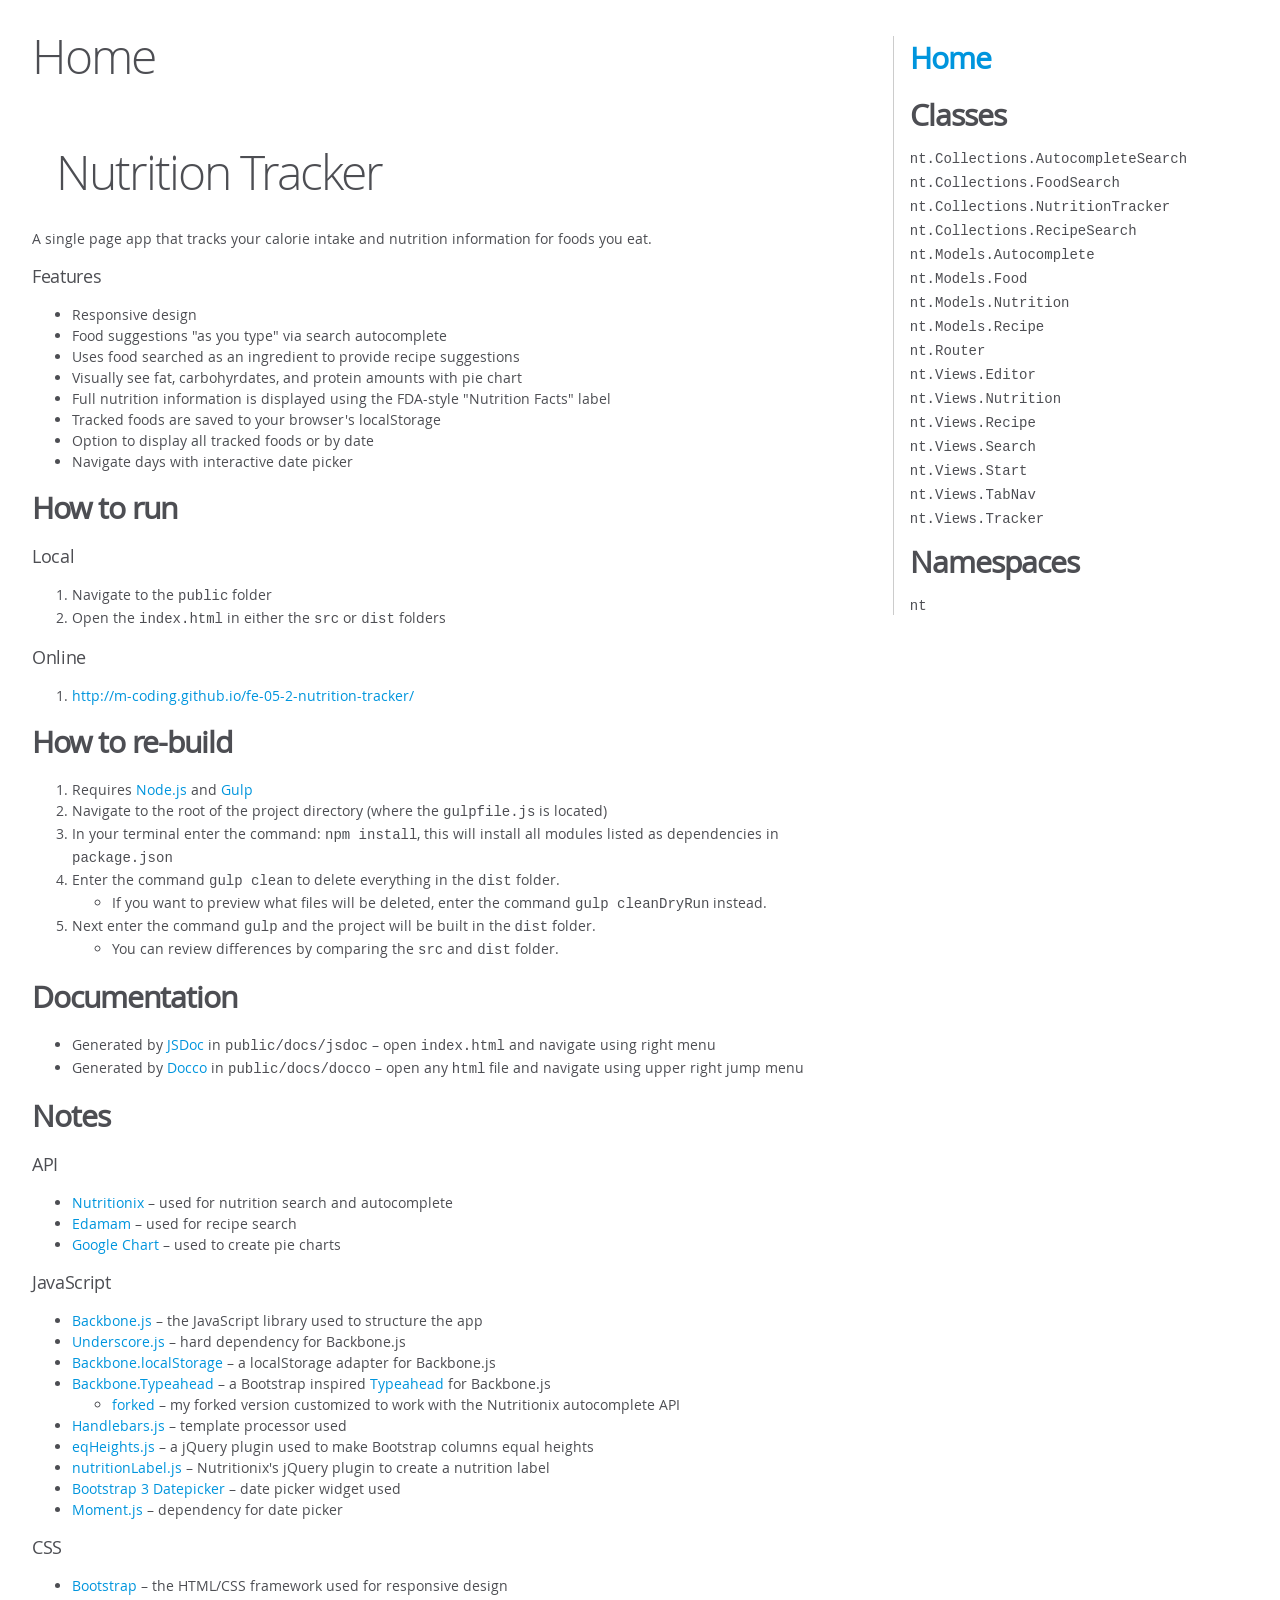
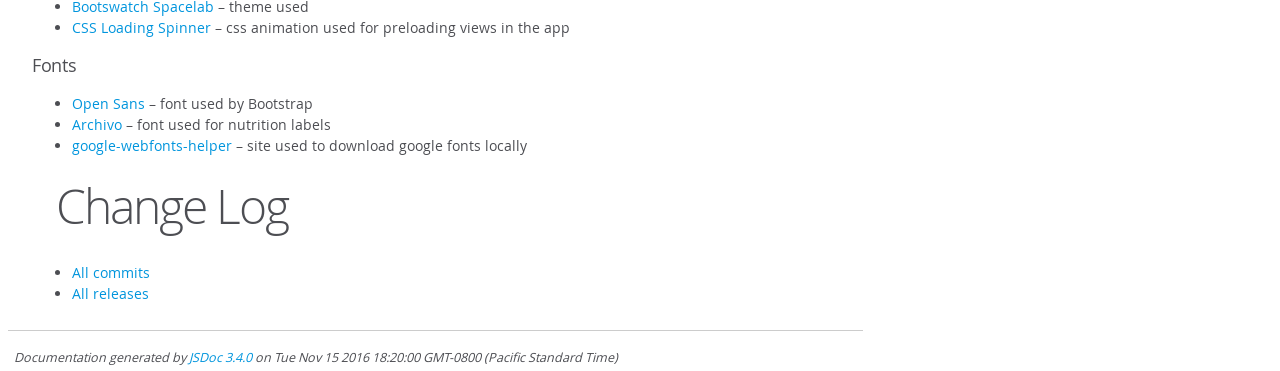
<file: fe-05-2-nutrition-tracker/public/docs/jsdoc/index.html>
<!DOCTYPE html>
<html lang="en">
<head>
    <meta charset="utf-8">
    <title>JSDoc: Home</title>

    <script src="scripts/prettify/prettify.js"> </script>
    <script src="scripts/prettify/lang-css.js"> </script>
    <!--[if lt IE 9]>
      <script src="//html5shiv.googlecode.com/svn/trunk/html5.js"></script>
    <![endif]-->
    <link type="text/css" rel="stylesheet" href="styles/prettify-tomorrow.css">
    <link type="text/css" rel="stylesheet" href="styles/jsdoc-default.css">
</head>

<body>

<div id="main">

    <h1 class="page-title">Home</h1>

    



    


    <h3> </h3>










    




    <section>
        <article><h1>Nutrition Tracker</h1><p>A single page app that tracks your calorie intake and nutrition information for foods you eat.</p>
<h4>Features</h4><ul>
<li>Responsive design</li>
<li>Food suggestions &quot;as you type&quot; via search autocomplete</li>
<li>Uses food searched as an ingredient to provide recipe suggestions</li>
<li>Visually see fat, carbohyrdates, and protein amounts with pie chart</li>
<li>Full nutrition information is displayed using the FDA-style &quot;Nutrition Facts&quot; label</li>
<li>Tracked foods are saved to your browser's localStorage</li>
<li>Option to display all tracked foods or by date</li>
<li>Navigate days with interactive date picker</li>
</ul>
<h2>How to run</h2><h4>Local</h4><ol>
<li>Navigate to the <code>public</code> folder</li>
<li>Open the <code>index.html</code> in either the <code>src</code> or <code>dist</code> folders</li>
</ol>
<h4>Online</h4><ol>
<li><a href="http://m-coding.github.io/fe-05-2-nutrition-tracker/">http://m-coding.github.io/fe-05-2-nutrition-tracker/</a></li>
</ol>
<h2>How to re-build</h2><ol>
<li>Requires <a href="https://nodejs.org/en/download/">Node.js</a> and <a href="https://github.com/gulpjs/gulp/blob/master/docs/getting-started.md">Gulp</a></li>
<li>Navigate to the root of the project directory (where the <code>gulpfile.js</code> is located)</li>
<li>In your terminal enter the command: <code>npm install</code>, this will install all modules listed as dependencies in <code>package.json</code></li>
<li>Enter the command <code>gulp clean</code> to delete everything in the <code>dist</code> folder.<ul>
<li>If you want to preview what files will be deleted, enter the command <code>gulp cleanDryRun</code> instead.</li>
</ul>
</li>
<li>Next enter the command <code>gulp</code> and the project will be built in the <code>dist</code> folder.<ul>
<li>You can review differences by comparing the <code>src</code> and <code>dist</code> folder.</li>
</ul>
</li>
</ol>
<h2>Documentation</h2><ul>
<li>Generated by <a href="https://github.com/jsdoc3/jsdoc">JSDoc</a> in <code>public/docs/jsdoc</code> – open <code>index.html</code> and navigate using right menu</li>
<li>Generated by <a href="http://jashkenas.github.io/docco/">Docco</a> in <code>public/docs/docco</code> – open any <code>html</code> file and navigate using upper right jump menu</li>
</ul>
<h2>Notes</h2><h4>API</h4><ul>
<li><a href="https://www.nutritionix.com/business/api">Nutritionix</a> – used for nutrition search and autocomplete</li>
<li><a href="https://developer.edamam.com/recipe-api">Edamam</a> – used for recipe search</li>
<li><a href="https://developers.google.com/chart/">Google Chart</a> – used to create pie charts</li>
</ul>
<h4>JavaScript</h4><ul>
<li><a href="http://backbonejs.org">Backbone.js</a> – the JavaScript library used to structure the app</li>
<li><a href="http://underscorejs.org">Underscore.js</a> – hard dependency for Backbone.js</li>
<li><a href="http://documentup.com/jeromegn/backbone.localStorage">Backbone.localStorage</a> – a localStorage adapter for Backbone.js</li>
<li><a href="https://github.com/aodin/Backbone.Typeahead">Backbone.Typeahead</a> – a Bootstrap inspired <a href="https://github.com/twitter/typeahead.js/">Typeahead</a> for Backbone.js<ul>
<li><a href="https://github.com/m-coding/Backbone.Typeahead/blob/master/backbone.typeahead.js">forked</a> – my forked version customized to work with the Nutritionix autocomplete API</li>
</ul>
</li>
<li><a href="http://handlebarsjs.com">Handlebars.js</a> – template processor used</li>
<li><a href="http://stackoverflow.com/questions/13029090/jquery-equal-height-responsive-div-rows?answertab=votes#tab-top">eqHeights.js</a> – a jQuery plugin used to make Bootstrap columns equal heights</li>
<li><a href="https://github.com/nutritionix/nutrition-label">nutritionLabel.js</a> – Nutritionix's jQuery plugin to create a nutrition label</li>
<li><a href="https://github.com/Eonasdan/bootstrap-datetimepicker">Bootstrap 3 Datepicker</a> – date picker widget used</li>
<li><a href="http://momentjs.com">Moment.js</a> – dependency for date picker</li>
</ul>
<h4>CSS</h4><ul>
<li><a href="http://getbootstrap.com/">Bootstrap</a> – the HTML/CSS framework used for responsive design</li>
<li><a href="https://bootswatch.com/spacelab/">Bootswatch Spacelab</a> – theme used</li>
<li><a href="http://www.designcouch.com/home/why/2013/05/23/dead-simple-pure-css-loading-spinner">CSS Loading Spinner</a> – css animation used for preloading views in the app</li>
</ul>
<h4>Fonts</h4><ul>
<li><a href="https://www.google.com/fonts/specimen/Open+Sans">Open Sans</a> – font used by Bootstrap</li>
<li><a href="https://www.google.com/fonts/specimen/Archivo+Black">Archivo</a> – font used for nutrition labels</li>
<li><a href="https://google-webfonts-helper.herokuapp.com/fonts">google-webfonts-helper</a> – site used to download google fonts locally</li>
</ul>
<h1>Change Log</h1><ul>
<li><a href="https://github.com/m-coding/fe-05-2-nutrition-tracker/commits/master">All commits</a></li>
<li><a href="https://github.com/m-coding/fe-05-2-nutrition-tracker/releases">All releases</a></li>
</ul></article>
    </section>






</div>

<nav>
    <h2><a href="index.html">Home</a></h2><h3>Classes</h3><ul><li><a href="nt.Collections.AutocompleteSearch.html">nt.Collections.AutocompleteSearch</a></li><li><a href="nt.Collections.FoodSearch.html">nt.Collections.FoodSearch</a></li><li><a href="nt.Collections.NutritionTracker.html">nt.Collections.NutritionTracker</a></li><li><a href="nt.Collections.RecipeSearch.html">nt.Collections.RecipeSearch</a></li><li><a href="nt.Models.Autocomplete.html">nt.Models.Autocomplete</a></li><li><a href="nt.Models.Food.html">nt.Models.Food</a></li><li><a href="nt.Models.Nutrition.html">nt.Models.Nutrition</a></li><li><a href="nt.Models.Recipe.html">nt.Models.Recipe</a></li><li><a href="nt.Router.html">nt.Router</a></li><li><a href="nt.Views.Editor.html">nt.Views.Editor</a></li><li><a href="nt.Views.Nutrition.html">nt.Views.Nutrition</a></li><li><a href="nt.Views.Recipe.html">nt.Views.Recipe</a></li><li><a href="nt.Views.Search.html">nt.Views.Search</a></li><li><a href="nt.Views.Start.html">nt.Views.Start</a></li><li><a href="nt.Views.TabNav.html">nt.Views.TabNav</a></li><li><a href="nt.Views.Tracker.html">nt.Views.Tracker</a></li></ul><h3>Namespaces</h3><ul><li><a href="nt.html">nt</a></li></ul>
</nav>

<br class="clear">

<footer>
    Documentation generated by <a href="https://github.com/jsdoc3/jsdoc">JSDoc 3.4.0</a> on Tue Nov 15 2016 18:20:00 GMT-0800 (Pacific Standard Time)
</footer>

<script> prettyPrint(); </script>
<script src="scripts/linenumber.js"> </script>
</body>
</html>
</file>
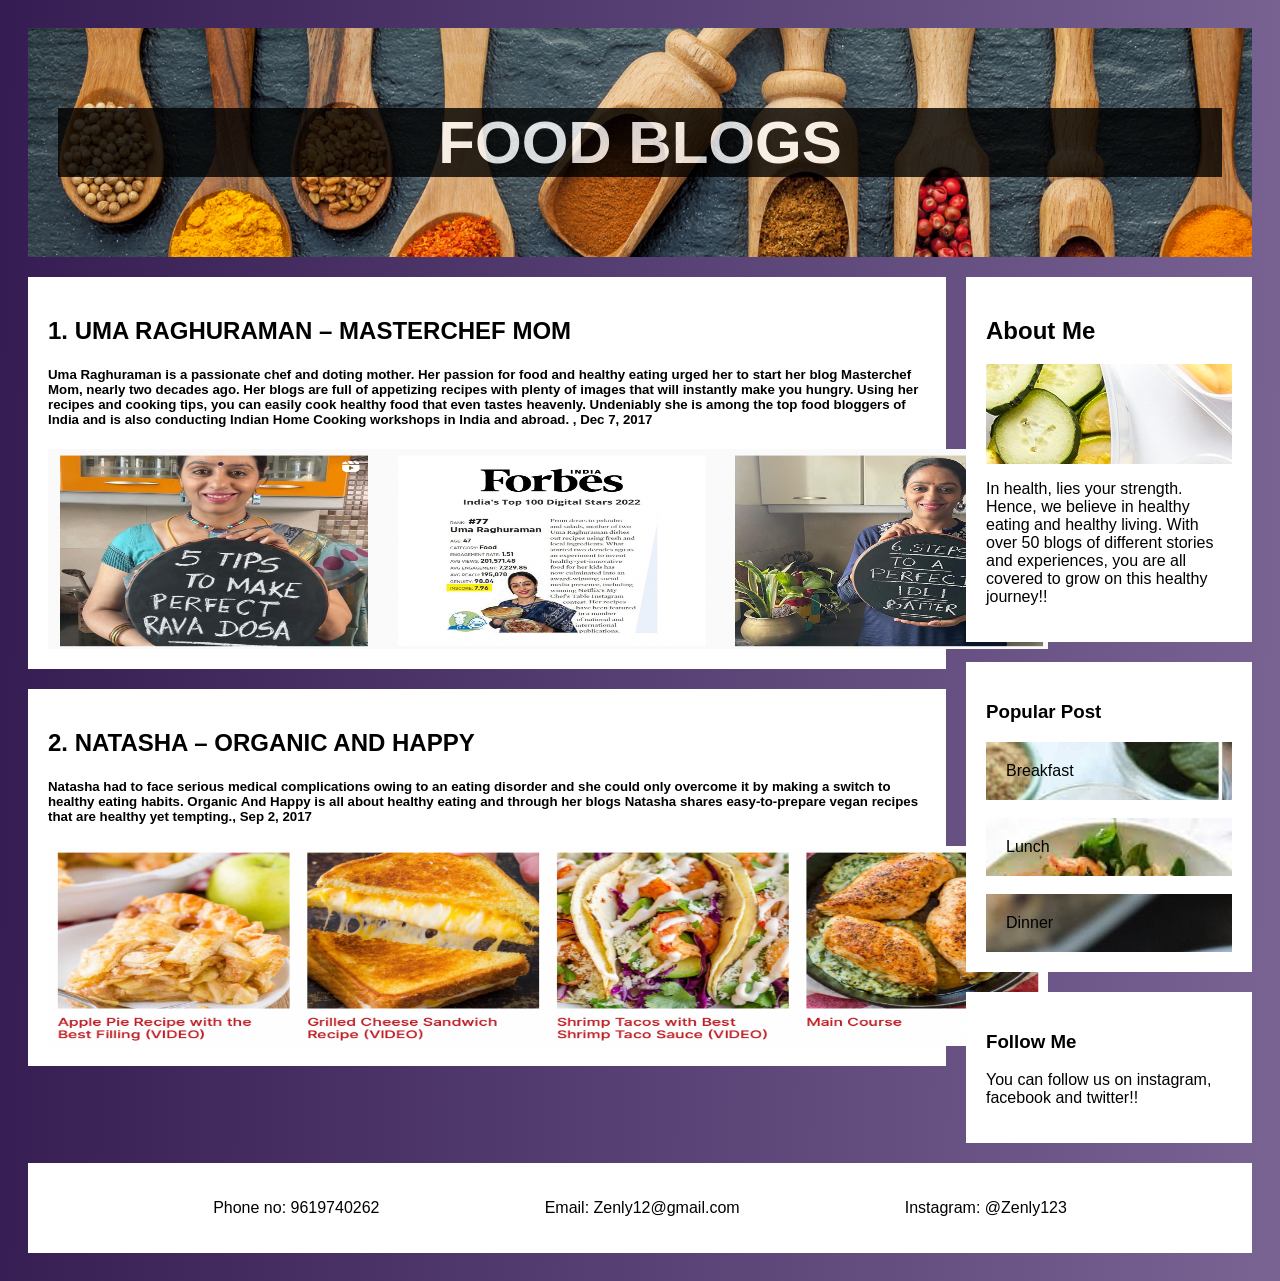
<file: Zenly/blog.html>
<!-- <!DOCTYPE html>
<html>
    <title>BEST HEALTHY FOOD BLOGGERS</title>
    <body>
        <link rel="stylesheet" href="blog.css">
       
        <div class="heading">
            <h1>11 Top Food Bloggers In India That You Should Follow Instantly</h1>
        </div>
        <div class="image">
            <img src="https://i1.wp.com/digest.myhq.in/wp-content/uploads/2018/11/Top-food-bloggers-in-India.jpg?fit=1280%2C853&ssl=1" alt="No Internet Connected">
        </div>
        <div class="intro">
            <p>Blogging has become a prospering online marketing and brand tool for businesses in all sectors. The results from a recent survey revealed that more than 75% of internet users follow blogs, which implies that blogs are read by 346 million people across the globe. Going by the figures, it’s not surprising that there has been a rapid increase in the number of food bloggers worldwide. In India, the F&B industry is booming and food blogging has become a lucrative profession for food connoisseurs. These top food bloggers in India bring in more business by reaching out to the target audience and enhancing customer engagement.</p>

        </div>
        <div class="gridcontainer1">
        <div class="part1">
            <h1 class="titles">1. UMA RAGHURAMAN – MASTERCHEF MOM</h1>
            <p>Uma Raghuraman is a passionate chef and doting mother. Her passion for food and healthy eating urged her to start her blog Masterchef Mom, nearly two decades ago. Her blogs are full of appetizing recipes with plenty of images that will instantly make you hungry. Using her recipes and cooking tips, you can easily cook healthy food that even tastes heavenly. Undeniably she is among the top food bloggers of India and is also conducting Indian Home Cooking workshops in India and abroad.</p>

        </div>
        <div class="part 2">
            <h1 class="titles">2. NATASHA – ORGANIC AND HAPPY</h1>
            <p>Natasha had to face serious medical complications owing to an eating disorder and she could only overcome it by making a switch to healthy eating habits. Organic And Happy is all about healthy eating and through her blogs Natasha shares easy-to-prepare vegan recipes that are healthy yet tempting.</p>

        </div>
        <div class="part 3">
            <h1 class="titles">3. DEEBA RAJPAL – PASSIONATE ABOUT BAKING</h1>
            <p>Food blogger junctions “Passionate About Baking” like are making us fall in love with food all over again and if you have a sweet tooth, there could nobody be better than Deeba Rajpal. An avid food writer and recipe developer, Deeba is a passionate baker who loves to curate new delicacies while emphasizing the use of only seasonal ingredients. Cooking for Deeba Rajpal is therapeutic and allows her to bring out her creative best. The recipes and photographs on her blog, Passionate About Baking is so innovative and tempting, you couldn’t possibly get your mind off it.</p>

        </div>
        </div>
        <div class="gridcontainer2">
        <div class="part 4">
            <h1 class="titles">4. RICHA HINGLE – VEGAN RICHA</h1>
            <p>Richa Hingle is an inspiring food blogger who encourages her followers to adopt healthy eating habits through her blogs. At Vegan Richa, she shares gourmet recipes that are 100% vegan and made using organic ingredients. Richa loves experimenting with her food and her blogs will enthuse you to make vegetarian and healthy food, with a twist. Her Vegan Thai Pizza is worth a try.</p>
            
        </div>
        <div class="part 5">
            <h1 class="titles">5. NANDITA IYER – SAFFRON TRAIL</h1>
            <p>Saffron Trail is one of the most followed food blogging site conceptualized by Nandita Iyer, a food expert and nutritionist. In her blogs, Nandita simplifies the at of cooking while at the same time mastering her art in molecular gastronomy. Her recipes are an ideal mix of good taste and health. Through her blogs, Nandita educates her followers on the benefits of healthy eating and good nutrition. Saffron Trail is a blog to-be-followed ardently by health freaks.</p>

        </div>
        <div class="part 6">
            <h1 class="titles">6. SAILU’S KITCHEN</h1>
            <p>If you are looking for good food content, simply start following Shailu’s Kitchen. It was started by Sailaja Gudivada and her blogs specialize in Andhra cuisines, reflecting her place of origin. The presentation of her scrumptious recipes is a visual treat for the eyes. Sailu is a passionate food blogger and photographer who recently turned into an organic gardener. She loves to grow her own produce and encourages her followers to do the same. During the time of varied Indian festivals, her rare and mouth-watering recipes are simply amazing.</p>

        </div>
        </div>
        <div class="gridcontainer3">
        <div class="part 7">
            <h1 class="titles">7. PAPI PAET</h1>
            <p>If you are a real foodie, this one is for you. Nidhi Kandari is a passionate food connoisseur who started Papi Paet to take food lovers on a gourmet journey trying out cuisines from across the world. At Papi Paet, it’s all about food and only food. Nidhi shares plenty of Insta photos, live-cooking videos and honest reviews for her followers. Through her blogs, she also shares her experiences to help newbie food bloggers to make a mark for themselves. Her blog, Papi Paet exuberates her love for food and she’s definitely among the top food bloggers of India you should follow.</p>

        </div>
        <div class="part 8">
            <h1 class="titles">8. KARTHIK GANDHI – GASTRO HOGGER</h1>
            <p>If you are a die-hard Biryani lover, this one is definitely for you. Hailing from Hyderabad, Karthik’s love for biryani comes as no surprise. His blog, Gastro Hogger is all about biryani, right from sharing authentic recipes for reviewing places that serve the most awesome biryani in town. Karthik Gandhi’s love for biryani will surely give some of you serious biryani goals.</p>

        </div>
        <div class="part 9">
            <h1 class="titles">9. ANUSHRUTHI – DIVINE TASTE</h1>
            <p>Divine Taste is a blog for pure vegetarians. Anushruthi is an expert food writer, nutrition advisor and recipe creator. Through her blog, she educates the need for saatvik cooking that follows the ancient ayurvedic cooking principles. At “Divine Taste” you will find mouth-watering recipes curated without using onion, garlic, eggs, meat or wine, yet they will delight your senses.</p>

        </div>
        </div>
        <div class="gridcontainer4">
        <div class="part 10">
            <h1 class="titles">10. MARIA – FLAVOURS OF MUMBAI</h1>
            <p>A foodie herself, Maria hails from Mumbai and swears by the city’s flavourful and appetizing street food. Her blog aptly titled as Flavour of Mumbai shares street food recipes, regional recipes, spicy Goan cuisine as well as eggless baking recipes. Maria’s blog also has a separate ‘Budget’ and ‘Low-fat’ section where you can get recipes that can be prepared quickly with minimum expenditure and to shed off those extra kilos, respectively.</p>

        </div>
        <div class="part 11">
            <h1 class="titles">11. ANUBHAV SAPRA – DELHI FOOD WALKS</h1>
            <p>Anubhav Sapra is a food connoisseur who started his blog Delhi Food Walks in 2011. Through his blogs, Anubhav takes his followers on a culinary tour of Delhi’s rich food culture. In his blogs, he shares myriad of local recipes that are enough to satiate every palate. Delhi Food Walks is all about the incredible food culture of the capital city of India and is a paradise for food enthusiasts.</p>
            <div class="instalast">
            <blockquote class="instagram-media sbi-embed" data-instgrm-captioned="" data-instgrm-permalink="https://www.instagram.com/p/Bo-uOsjBMgM/?utm_source=ig_embed&amp;utm_campaign=loading" data-instgrm-version="13" style=" background:#FFF; border:0; border-radius:3px; box-shadow:0 0 1px 0 rgba(0,0,0,0.5),0 1px 10px 0 rgba(0,0,0,0.15); margin: 1px; max-width:320px; min-width:326px; padding:0; width:99.375%; width:-webkit-calc(100% - 2px); width:calc(100% - 2px);">
                <div style="padding:16px;"> <a href="https://www.instagram.com/p/Bo-uOsjBMgM/?utm_source=ig_embed&amp;utm_campaign=loading" style=" background:#FFFFFF; line-height:0; padding:0 0; text-align:center; text-decoration:none; width:100%;" target="_blank"> <p></p>
                <div style=" display: flex; flex-direction: row; align-items: center;">
                <div style="background-color: #F4F4F4; border-radius: 50%; flex-grow: 0; height: 40px; margin-right: 14px; width: 40px;"></div>
                <div style="display: flex; flex-direction: column; flex-grow: 1; justify-content: center;">
                <div style=" background-color: #F4F4F4; border-radius: 4px; flex-grow: 0; height: 14px; margin-bottom: 6px; width: 100px;"></div>
                <div style=" background-color: #F4F4F4; border-radius: 4px; flex-grow: 0; height: 14px; width: 60px;"></div>
                </div>
                </div>
                <div style="padding: 19% 0;"></div>
                <div style="display:block; height:50px; margin:0 auto 12px; width:50px;"><svg width="50px" height="50px" viewBox="0 0 60 60" version="1.1" xmlns="https://www.w3.org/2000/svg" xmlns:xlink="https://www.w3.org/1999/xlink"><g stroke="none" stroke-width="1" fill="none" fill-rule="evenodd"><g transform="translate(-511.000000, -20.000000)" fill="#000000"><g><path d="M556.869,30.41 C554.814,30.41 553.148,32.076 553.148,34.131 C553.148,36.186 554.814,37.852 556.869,37.852 C558.924,37.852 560.59,36.186 560.59,34.131 C560.59,32.076 558.924,30.41 556.869,30.41 M541,60.657 C535.114,60.657 530.342,55.887 530.342,50 C530.342,44.114 535.114,39.342 541,39.342 C546.887,39.342 551.658,44.114 551.658,50 C551.658,55.887 546.887,60.657 541,60.657 M541,33.886 C532.1,33.886 524.886,41.1 524.886,50 C524.886,58.899 532.1,66.113 541,66.113 C549.9,66.113 557.115,58.899 557.115,50 C557.115,41.1 549.9,33.886 541,33.886 M565.378,62.101 C565.244,65.022 564.756,66.606 564.346,67.663 C563.803,69.06 563.154,70.057 562.106,71.106 C561.058,72.155 560.06,72.803 558.662,73.347 C557.607,73.757 556.021,74.244 553.102,74.378 C549.944,74.521 548.997,74.552 541,74.552 C533.003,74.552 532.056,74.521 528.898,74.378 C525.979,74.244 524.393,73.757 523.338,73.347 C521.94,72.803 520.942,72.155 519.894,71.106 C518.846,70.057 518.197,69.06 517.654,67.663 C517.244,66.606 516.755,65.022 516.623,62.101 C516.479,58.943 516.448,57.996 516.448,50 C516.448,42.003 516.479,41.056 516.623,37.899 C516.755,34.978 517.244,33.391 517.654,32.338 C518.197,30.938 518.846,29.942 519.894,28.894 C520.942,27.846 521.94,27.196 523.338,26.654 C524.393,26.244 525.979,25.756 528.898,25.623 C532.057,25.479 533.004,25.448 541,25.448 C548.997,25.448 549.943,25.479 553.102,25.623 C556.021,25.756 557.607,26.244 558.662,26.654 C560.06,27.196 561.058,27.846 562.106,28.894 C563.154,29.942 563.803,30.938 564.346,32.338 C564.756,33.391 565.244,34.978 565.378,37.899 C565.522,41.056 565.552,42.003 565.552,50 C565.552,57.996 565.522,58.943 565.378,62.101 M570.82,37.631 C570.674,34.438 570.167,32.258 569.425,30.349 C568.659,28.377 567.633,26.702 565.965,25.035 C564.297,23.368 562.623,22.342 560.652,21.575 C558.743,20.834 556.562,20.326 553.369,20.18 C550.169,20.033 549.148,20 541,20 C532.853,20 531.831,20.033 528.631,20.18 C525.438,20.326 523.257,20.834 521.349,21.575 C519.376,22.342 517.703,23.368 516.035,25.035 C514.368,26.702 513.342,28.377 512.574,30.349 C511.834,32.258 511.326,34.438 511.181,37.631 C511.035,40.831 511,41.851 511,50 C511,58.147 511.035,59.17 511.181,62.369 C511.326,65.562 511.834,67.743 512.574,69.651 C513.342,71.625 514.368,73.296 516.035,74.965 C517.703,76.634 519.376,77.658 521.349,78.425 C523.257,79.167 525.438,79.673 528.631,79.82 C531.831,79.965 532.853,80.001 541,80.001 C549.148,80.001 550.169,79.965 553.369,79.82 C556.562,79.673 558.743,79.167 560.652,78.425 C562.623,77.658 564.297,76.634 565.965,74.965 C567.633,73.296 568.659,71.625 569.425,69.651 C570.167,67.743 570.674,65.562 570.82,62.369 C570.966,59.17 571,58.147 571,50 C571,41.851 570.966,40.831 570.82,37.631"></path></g></g></g></svg></div>
                <div style="padding-top: 8px;">
                <div style=" color:#3897f0; font-family:Arial,sans-serif; font-size:14px; font-style:normal; font-weight:550; line-height:18px;"> View this post on Instagram</div>
                </div>
                <div style="padding: 12.5% 0;"></div>
                <div style="display: flex; flex-direction: row; margin-bottom: 14px; align-items: center;">
                <div>
                <div style="background-color: #F4F4F4; border-radius: 50%; height: 12.5px; width: 12.5px; transform: translateX(0px) translateY(7px);"></div>
                <div style="background-color: #F4F4F4; height: 12.5px; transform: rotate(-45deg) translateX(3px) translateY(1px); width: 12.5px; flex-grow: 0; margin-right: 14px; margin-left: 2px;"></div>
                <div style="background-color: #F4F4F4; border-radius: 50%; height: 12.5px; width: 12.5px; transform: translateX(9px) translateY(-18px);"></div>
                </div>
                <div style="margin-left: 8px;">
                <div style=" background-color: #F4F4F4; border-radius: 50%; flex-grow: 0; height: 20px; width: 20px;"></div>
                <div style=" width: 0; height: 0; border-top: 2px solid transparent; border-left: 6px solid #f4f4f4; border-bottom: 2px solid transparent; transform: translateX(16px) translateY(-4px) rotate(30deg)"></div>
                </div>
                <div style="margin-left: auto;">
                <div style=" width: 0px; border-top: 8px solid #F4F4F4; border-right: 8px solid transparent; transform: translateY(16px);"></div>
                <div style=" background-color: #F4F4F4; flex-grow: 0; height: 12px; width: 16px; transform: translateY(-4px);"></div>
                <div style=" width: 0; height: 0; border-top: 8px solid #F4F4F4; border-left: 8px solid transparent; transform: translateY(-4px) translateX(8px);"></div>
                </div>
                </div>
                <div style="display: flex; flex-direction: column; flex-grow: 1; justify-content: center; margin-bottom: 24px;">
                <div style=" background-color: #F4F4F4; border-radius: 4px; flex-grow: 0; height: 14px; margin-bottom: 6px; width: 224px;"></div>
                <div style=" background-color: #F4F4F4; border-radius: 4px; flex-grow: 0; height: 14px; width: 144px;"></div>
                </div>
                </a><p><a href="https://www.instagram.com/p/Bo-uOsjBMgM/?utm_source=ig_embed&amp;utm_campaign=loading" style=" background:#FFFFFF; line-height:0; padding:0 0; text-align:center; text-decoration:none; width:100%;" target="_blank"></a></p>
                <p style=" color:#c9c8cd; font-family:Arial,sans-serif; font-size:14px; line-height:17px; margin-bottom:0; margin-top:8px; overflow:hidden; padding:8px 0 7px; text-align:center; text-overflow:ellipsis; white-space:nowrap;"><a href="https://www.instagram.com/p/Bo-uOsjBMgM/?utm_source=ig_embed&amp;utm_campaign=loading" style=" color:#c9c8cd; font-family:Arial,sans-serif; font-size:14px; font-style:normal; font-weight:normal; line-height:17px; text-decoration:none;" target="_blank">A post shared by Delhi Food Walks (@delhifoodwalks)</a></p>
                </div>
                </blockquote>
            </div>
            <div class="part12">
                <h1 class="titles">12. SINDHI RASOI</h1>
                <p>One of the most underrated Indian cuisine, Sindhi food is spectacular and needs to be spoken about more often. Alka Keswani runs a food blog since 2008 and dives deep into traditional recipes that range from basic Sindhi curry and aloo tuk to nuanced recipes like kuneh ja bhee (steamed lotus stem chaat) and awran jo murabo (gooseberry conserve), all that suit a growing adult’s meal plan. She has a special kid’s corner on her blog where this mom of one shares recipes that will win the fussiest of eaters. These feature dal sandwiches, tuk chaat, kulfi and so on. Since Sindhi food isn’t too heavy on dairy, some of these ideas fit those following a vegan diet plan too.</p>
            </div>
        </div>
        <div class="outro">
            <p>What a salivating and tummy-tickling experience indeed! These top food bloggers in India are rapidly gaining momentum and assist in bringing in more business.</p>
        </div>
    </body>
</html> -->

<!DOCTYPE html>
<html>
    <title>Food Blogs</title>
    <body>
        <link rel="stylesheet" href="blog.css">
        <div class="header">
           <div class="HeaderContainer" ><h2>FOOD BLOGS</h2></div>
          </div>
          
          <div class="row">
            <div class="leftcolumn">
              <div class="card">
                <h2>1. UMA RAGHURAMAN – MASTERCHEF MOM</h2>
                
                <h5>Uma Raghuraman is a passionate chef and doting mother. Her passion for food and healthy eating urged her to start her blog Masterchef Mom, nearly two decades ago. Her blogs are full of appetizing recipes with plenty of images that will instantly make you hungry. Using her recipes and cooking tips, you can easily cook healthy food that even tastes heavenly. Undeniably she is among the top food bloggers of India and is also conducting Indian Home Cooking workshops in India and abroad.
                    , Dec 7, 2017</h5>
                <div class="fakeimg5" style="height:200px;">
                <img src="Usha.png"width="1000px" height="200px"></div>
                
              </div>
              <div class="card">
                <h2>2. NATASHA – ORGANIC AND HAPPY</h2>
                <h5>Natasha had to face serious medical complications owing to an eating disorder and she could only overcome it by making a switch to healthy eating habits. Organic And Happy is all about healthy eating and through her blogs Natasha shares easy-to-prepare vegan recipes that are healthy yet tempting., Sep 2, 2017</h5>
                <div class="fakeimg6" style="height:200px;">
                <img src="natasha.png"width="1000px" height="200px"></div>
                
              </div>
            </div>
            <div class="rightcolumn">
              <div class="card">
                <h2>About Me</h2>
                <div class="fakeimg" style="height:100px;"></div>
                <p>In health, lies your strength. Hence, we believe in healthy eating and healthy living. With over 50 blogs of different stories and experiences, you are all covered to grow on this healthy journey!!</p>
              </div>
              <div class="card">
                <h3>Popular Post</h3>
                <div class="fakeimg1">Breakfast</div><br>
                <div class="fakeimg2">Lunch</div><br>
                <div class="fakeimg3">Dinner</div>
              </div>
              <div class="card">
                <h3>Follow Me</h3>
                <p>You can follow us on instagram, facebook and twitter!!</p>
              </div>
            </div>
          </div>
          
          <div class="footer">
            <p>Phone no: 9619740262</p>
            <p>Email: Zenly12@gmail.com</p>
            <p>Instagram: @Zenly123</p>
          </div>
    </body>
</html>
</file>
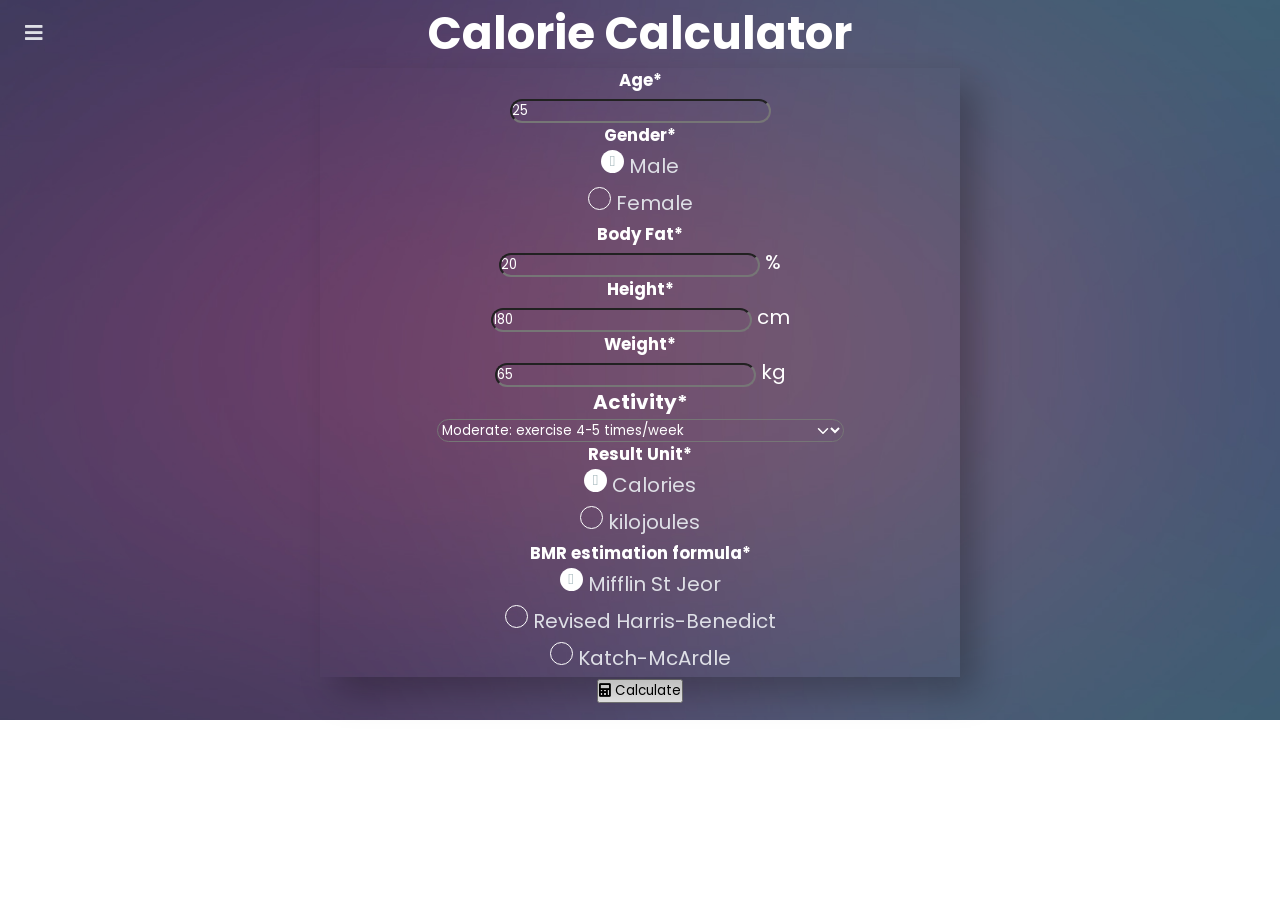
<file: Zenly/Dashboard.html>
<!DOCTYPE html><html lang="en" dir="ltr">
    <head>
      <meta charset="UTF-8">
      <title> Welcome to Zenly </title>
      <link rel="stylesheet" href="dashboard.css">
      <link rel="stylesheet" href="https://cdnjs.cloudflare.com/ajax/libs/font-awesome/5.15.2/css/all.min.css"/>
     </head>
  <body>
    <div class="Container">

<script src="dashboard.js"></script>
<form class="CalculateForm" method="post">
  <div class="card bg-dark text-white">
      <h4 class="text-centertext-dangercard-headermb-4">Calorie Calculator</h4>
      <div class="card-body">
          <div class="row g-5">
              <div class="col-sm-4">
                  <div>
                      <h5>Age*</h5>
                      <input class="form-control text-end" name="age" required="" type="number" value="25" />
                  </div>
              </div>
              <div class="col-sm-4">
                  <div>
                      <h5>Gender*</h5>
                      <div class="form-control">
                          <div class="row">
                              <div class="col-6 d-flex align-items-center">
                                  <input checked="" id="gender_male" name="gender" required="" type="radio" value="0" />
                                  <label class="ms-2">Male</label>
                              </div>
                              <div class="col-6 d-flex align-items-center">
                                  <input id="gender_female" name="gender" required="" type="radio" value="1" />
                                  <label class="ms-2">Female</label>
                              </div>
                          </div>
                      </div>
                  </div>
              </div>
              <div class="col-sm-4">
                  <div>
                      <h5>Body Fat*</h5>
                      <div class="d-flex align-items-center">
                          <input class="form-control text-end" name="bodyFat" required="" type="number" value="20" />
                          <span class="btn ms-1 bg-warning">%</span>
                      </div>
                  </div>
              </div>
              <div class="col-sm-6">
                  <div>
                      <h5>Height*</h5>
                      <div class="d-flex align-items-center">
                          <input class="form-control text-end" name="height" required="" type="number" value="180" />
                          <span class="btn ms-1 bg-warning text-nowrap">cm</span>
                      </div>
                  </div>
              </div>
              <div class="col-sm-6">
                  <div>
                      <h5>Weight*</h5>
                      <div class="d-flex align-items-center">
                          <input class="form-control text-end" name="weight" required="" type="number" value="65" />
                          <span class="btn ms-1 bg-warning text-nowrap">kg</span>
                      </div>
                  </div>
              </div>
              <div>
                  <h5 class="shine">Activity*</h5>
                  <select class="form-select" name="activity" required="">
                      <option value="1">Basal Metabolic Rate (BMR)</option>
                      <option value="1.2">Sedentary: little or no exercise</option>
                      <option value="1.375">Light: exercise 1-3 times/week</option>
                      <option selected="" value="1.465">Moderate: exercise 4-5 times/week</option>
                      <option value="1.55">Active: daily exercise or intense exercise 3-4 times/week</option>
                      <option value="1.725">Very Active: intense exercise 6-7 times/week</option>
                      <option value="1.9">Extra Active: very intense exercise daily, or physical job</option>
                  </select>
              </div>
              <div class="col-sm-6">
                  <div>
                      <h5>Result Unit*</h5>
                      <div class="form-control">
                          <div class="row">
                              <div class="col-6 d-flex align-items-center">
                                  <input checked="" id="unit_calories" name="unit" required="" type="radio" value="Calories" />
                                  <label class="ms-2">Calories</label>
                              </div>
                              <div class="col-6 d-flex align-items-center">
                                  <input id="unit_kilo" name="unit" required="" type="radio" value="kilojoules" />
                                  <label class="ms-2">kilojoules</label>
                              </div>
                          </div>
                      </div>
                  </div>
              </div>
              <div class="col-sm-6">
                  <div>
                      <h5>BMR estimation formula*</h5>
                      <div class="row g-3">
                          <div class="col-sm-12 d-flex align-items-center">
                              <input checked="" id="Mifflin_St_Jeor" name="formula" required="" type="radio" value="0" />
                              <label class="ms-2">Mifflin St Jeor</label>
                          </div>
                          <div class="col-sm-12 d-flex align-items-center">
                              <input id="Revised_Harris_Benedict" name="formula" required="" type="radio" value="1" />
                              <label class="ms-2">Revised Harris-Benedict</label>
                          </div>
                          <div class="col-sm-12 d-flex align-items-center">
                              <input id="Katch_McArdle" name="formula" required="" type="radio" value="2" />
                              <label class="ms-2">Katch-McArdle</label>
                          </div>
                      </div>
                  </div>
              </div>
          </div>
      </div>
      
      <div class="text-centermt-4card-footer">
          <button class="btnbtn-success" onclick="calculateCalorie(this)" type="button">
              <i class="fas fa-calculator me-3"></i>
              Calculate
          </button>
          <div class="ans_calculate"></div>
      </div>
  </div>
</form>
   <input type="checkbox" id="check">
    <label class="button bars" for="check"><i class="fas fa-bars"></i></label>
    <div class="side_bar">
      <div class="title">
        <div class="logo">Features</div>
        <label class=" button cancel" for="check"><i class="fas fa-times"></i></label>
      </div>
      <div class="ListForDashboard">
      <ul>
            <li><a href="index.html"><i class="fa fa-home"></i>Home</a></li>
            <li><a href="../fe-05-2-nutrition-tracker/public/src/index.html"><i class="fa fa-file"></i>Calorie Tracker</a></li>
            <li><a href="mealplanner.html"><i class="fa fa-columns"></i>Mealtime Planner</a></li>
            <li><a href="https://ayushhh26.github.io/pushjs/"><i class="fa fa-question-circle"></i>Reminders</a></li>
            <li><a href="phone.html"><i class="fa fa-users">Consult a Dietician</i></a></li>
            <li><a href="blog.html"><i class="fa fa-blog">Blogs</i></a></li>
            <li><a href="Home.html"><i class="fa fa-question-circle"></i>Contact Us</a></li>
          </ul>
        </div>
    </div>
    </div>
    <!-- <script
  src="https://code.jquery.com/jquery-3.6.1.min.js"
  integrity="sha256-o88AwQnZB+VDvE9tvIXrMQaPlFFSUTR+nldQm1LuPXQ="
  crossorigin="anonymous"></script>
<script
  src="./push.min.js"></script>
<script
  src="serviceWorker.min.js"></script>

<script>

function start() {
    Push.create('Please drink some water.')

}
</script>

<a href="javascript:void(0)" onclick="start()">start</a>; -->
  
   

  </body>
  </html>
</file>
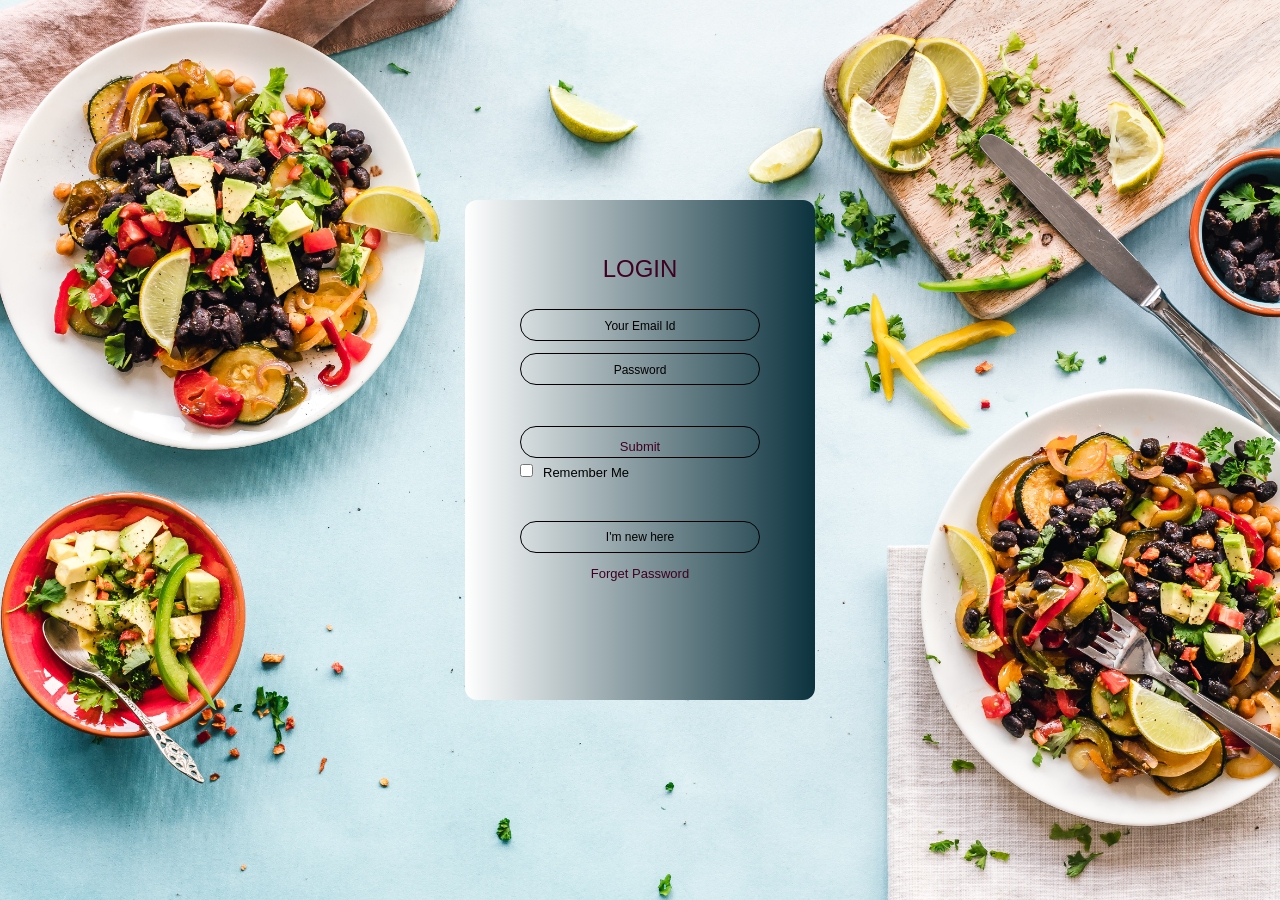
<file: Zenly/login.html>
<!DOCTYPE html>
<html>
<head>
<title> LOGIN PAGE</title>
<link rel="stylesheet" href="login.css">
</head>
<body>
<div class="bg">
<div class="card">
<div class="inner-box" id="card">
<div class="card-front">
   	<h2>LOGIN</h2>
   	<form>
   	     <input type="email" class="input-box" placeholder="Your Email Id" required>
   	     <input type="password" class="input-box" placeholder="Password" required>
            <button class="submit-btn"><a href="Dashboard.html">Submit</a></button>
   	     <input type="checkbox"><span>Remember Me</span>
   	</form>	
   	<button type="button" class="btn" onclick="openRegister()">I'm new here</button>
   	<a href="">Forget Password</a>
</div>
<div class="card-back">
	<h2>REGISTER</h2>
   	<form>
   		<input type="text" class="input-box" placeholder="Your Name" required>
   	     <input type="email" class="input-box" placeholder="Your Email Id" required>
   	     <input type="password" class="input-box" placeholder="Password" required>
   	     <a href="Dashboard.html"><button class="submit-btn">Submit</button></a>
   	     <input type="checkbox"><span>Remember Me</span>
   	</form>	
   	<button type="button" class="btn" onclick="openLogin()">I have an account</button>
   	<a href="">Forget Password</a>
</div>
        </div>
      </div> 
    </div>     
    <script src="login.js"></script> 
</body>
</html>
</file>
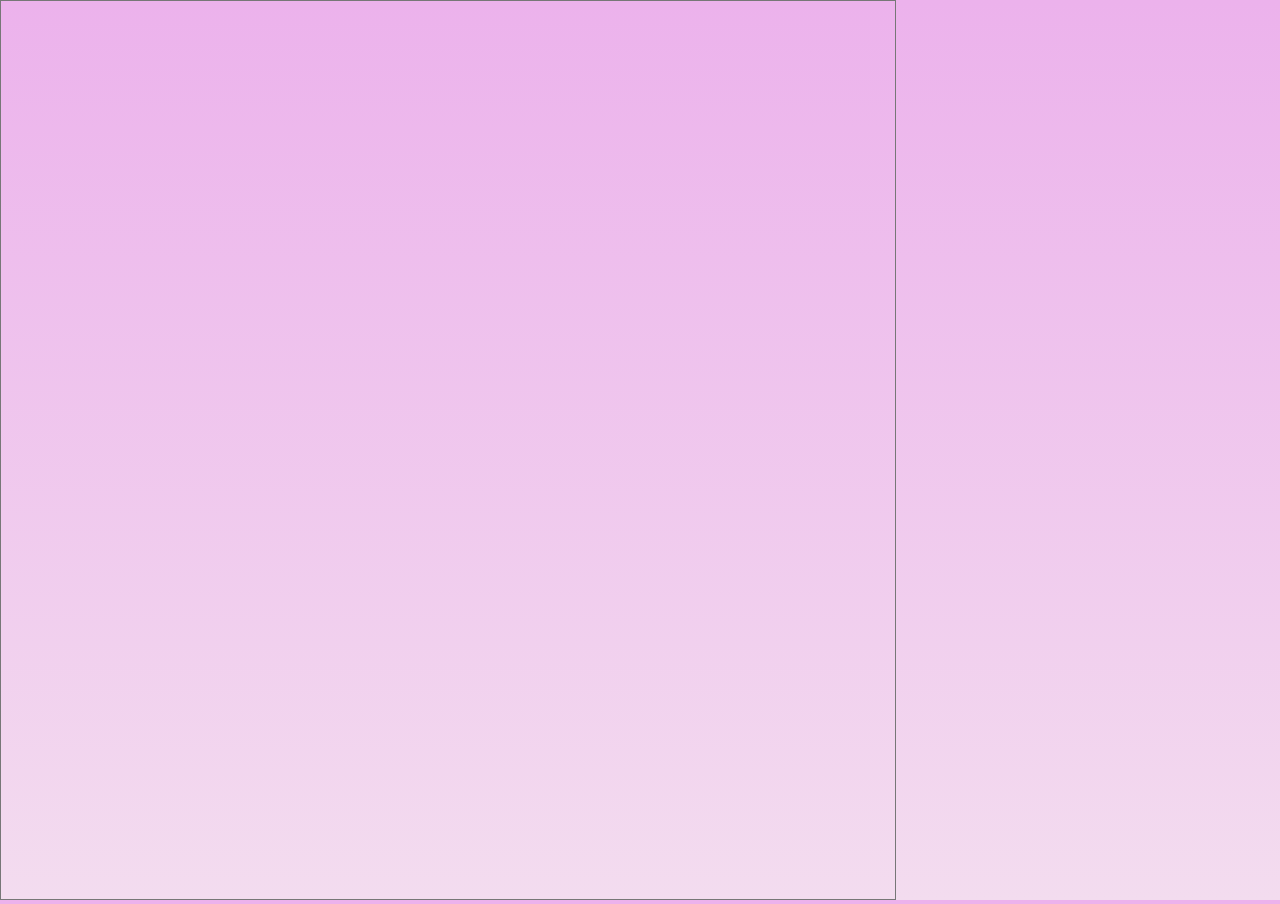
<file: Zenly/mealplanner.html>
<!DOCTYPE html>
<html lang="en">
<head>
    <meta charset="UTF-8">
    <meta http-equiv="X-UA-Compatible" content="IE=edge">
    <meta name="viewport" content="width=device-width, initial-scale=1.0">
    <link rel="stylesheet" href="mealplanner.css">
    <title>Document</title>
</head>
<body>
    <iframe id="calender" src="https://calendar.google.com/calendar/embed?height=600&wkst=1&bgcolor=%23B39DDB&ctz=Asia%2FKolkata&src=bWFuYXYuZ2FuZGhpMjAwMkBnbWFpbC5jb20&src=MjcxcTB1cGZzM3BvZ29jYmRoMjRmdnNraTk5YWpkNmxAaW1wb3J0LmNhbGVuZGFyLmdvb2dsZS5jb20&src=YWRkcmVzc2Jvb2sjY29udGFjdHNAZ3JvdXAudi5jYWxlbmRhci5nb29nbGUuY29t&src=ZW4uaW5kaWFuI2hvbGlkYXlAZ3JvdXAudi5jYWxlbmRhci5nb29nbGUuY29t&color=%23039BE5&color=%238E24AA&color=%2333B679&color=%237986CB" style="border:solid 1px #777" width="1100px" height="1100px" frameborder="0" scrolling="no"></iframe>
    <div class='wrapper'>
        <div class='carousel'>
          <div class='carousel__item'>
            <div class='carousel__item-head'>
              🐳
            </div>
            <div class='carousel__item-body'>
              <p class='title'>Breakfast</p>
              <p></p>1. Take ½ cup quick-cooking oats or rolled oats in a pan.
              <a href="https://www.vegrecipesofindia.com/oats-porridge-recipe/">Read more</a>
            </div>
          </div>
          <div class='carousel__item'>
            <div class='carousel__item-head'>
              🐋
            </div>
            <div class='carousel__item-body'>
              <p class='title'>Lunch</p>
              <p>½ cup arhar dal or 100 grams arhar dal (tuvar dal or split pigeon pea lentils)
                <a href="https://www.vegrecipesofindia.com/restaurant-style-dal-tadka/#wprm-recipe-container-242416">Read more</a>
                
                </p>
            </div>
          </div>
          <div class='carousel__item'>
            <div class='carousel__item-head'>
              🐬
            </div>
            <div class='carousel__item-body'>
              <p class='title'>Dinner</p>
              <p>Take the finely chopped or grated veggies in a bowl.</p>
              <a href="https://www.vegrecipesofindia.com/veg-manchurian-veg-manchurian-gravy/">Read more</a>
            </div>
          </div>
          <div class='carousel__item'>
            <div class='carousel__item-head'>
              🐟
            </div>
            <div class='carousel__item-body'>
              <p class='title'>Breakfast</p>
              <p>1. The first step to homemade samosa is to cook the potatoes and peas for the filling.
                <a href="https://www.vegrecipesofindia.com/samosa-recipe-punjabi-samosa/">Read more</a>
              </p>
            </div>
          </div>
          <div class='carousel__item'>
            <div class='carousel__item-head'>
              🐠
            </div>
            <div class='carousel__item-body'>
              <p class='title'>Lunch</p>
              <p>1. Take 1 cup idli rice or parboiled rice (ukda chawal, sela chawal) in a bowl.
                <a href="https://www.vegrecipesofindia.com/ragi-idli-recipe/">Read more</a>

            </p>
            </div>
          </div>
          <div class='carousel__item'>
            <div class='carousel__item-head'>
              🐡
            </div>
            <div class='carousel__item-body'>
              <p class='title'>Dinner</p>
              <p>1. Take the nuts and seeds – 2 tablespoons chopped cashews, 1 tablespoon almonds. 
                <a href="https://www.vegrecipesofindia.com/shahi-paneer/">Read more</a> </p>
            </div>
          </div>
          <div class='carousel__item'>
            <div class='carousel__item-head'>
              🦈
            </div>
            <div class='carousel__item-body'>
              <p class='title'>Breakfast</p>
              <p>1. Chop the nuts like 10 to 12 almonds, 10 to 12 cashews and 12 to 15 pistachios or any nuts that you prefer.
                <a href="https://www.vegrecipesofindia.com/fruit-salad-recipe/">Read more</a>
              </p>
            </div>
          </div>
          <div class='carousel__item'>
            <div class='carousel__item-head'>
              🐙
            </div>
            <div class='carousel__item-body'>
              <p class='title'>Lunch</p>
              <p>1. A great vegetable fried rice recipe begins with well-cooked white rice. To do so, first, soak 1 cup of basmati rice (190 to 200 grams) in water for 30 mins.
                <a href="vegrecipesofindia.com/fruit-salad-recipe/">Read more</a>

            </p>
            </div>
          </div>
          <div class='carousel__item'>
            <div class='carousel__item-head'>
              🐚
            </div>
            <div class='carousel__item-body'>
              <p class='title'>Dinner</p>
              <p>1. First, boil the potatoes till they completely tender and cooked thoroughly. Peel and grate the potatoes. Keep aside
                <a href="https://www.vegrecipesofindia.com/stuffed-capsicum-recipe-bharwan-shimla-mirch/">Read more</a>
              </p>
            </div>
          </div>
        </div>
      </div>
      
</body>
</html>
</file>
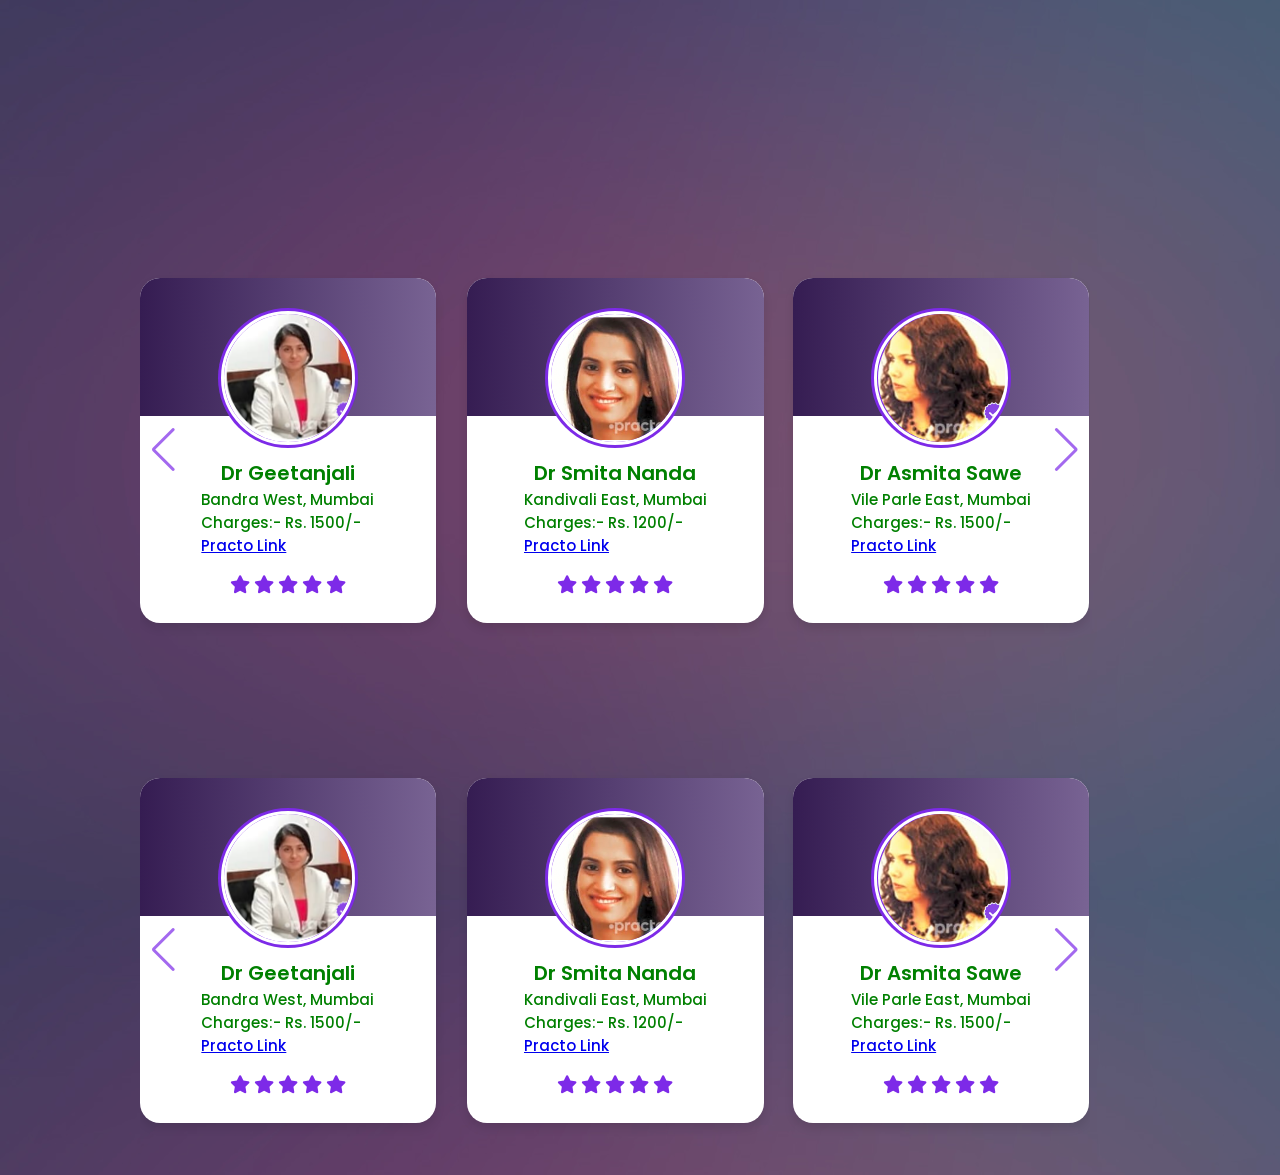
<file: Zenly/phone.html>
<!DOCTYPE html>
<html lang="en">

<head>
    <meta charset="UTF-8">
    <meta http-equiv="X-UA-Compatible" content="IE=edge">

    <!-- ===== Link Swiper's CSS ===== -->
    <link rel="stylesheet" href="https://unpkg.com/swiper/swiper-bundle.min.css" />

    <!-- ===== Fontawesome CDN Link ===== -->
    <link rel="stylesheet" href="https://cdnjs.cloudflare.com/ajax/libs/font-awesome/6.0.0-beta3/css/all.min.css" />

    <!-- ===== CSS ===== -->
    <link rel="stylesheet" href="phone.css">


    <title>Dietician Information</title>
    <link rel="shortcut icon" type="images" href="./logo.jpg">
</head>

<body>
    

    <section id="dietician_part">

        <div class="swiper mySwiper container">
            <div class="swiper-wrapper content">

                <div class="swiper-slide card">
                    <div class="card-content">
                        <div class="image">
                            <img src="Dietician_1.png" alt="">
                        </div>

                        <div class="media-icons">
                            <!-- <i class="fab fa-facebook"></i>
                            <i class="fab fa-twitter"></i>
                            <i class="fab fa-github"></i> -->
                        </div>

                        <div class="name-profession">
                            <span class="name">Dr Geetanjali</span>
                            <span class="profession"> Bandra West, Mumbai<br>Charges:- Rs. 1500/-<br><a href="https://www.practo.com/mumbai/therapist/amit-86-dietitian-nutritionist?practice_id=1143724&specialization=Dietitian/Nutritionist&referrer=doctor_listing">Practo Link</a></span>
                        </div>

                        <div class="rating">
                            <i class="fas fa-star"></i>
                            <i class="fas fa-star"></i>
                            <i class="fas fa-star"></i>
                            <i class="fas fa-star"></i>
                            <i class="fas fa-star"></i>
                        </div>
                    </div>
                </div>
                <div class="swiper-slide card">
                    <div class="card-content">
                        <div class="image">
                            <img src="Dietician 2.png" alt="">
                        </div>

                        <div class="media-icons">
                            <!-- <i class="fab fa-facebook"></i>
                            <i class="fab fa-twitter"></i>
                            <i class="fab fa-github"></i> -->
                        </div>

                        <div class="name-profession">
                            <span class="name">Dr Smita Nanda </span>
                            <span class="profession">Kandivali East, Mumbai<br>Charges:- Rs. 1200/-<br><a href="https://www.practo.com/mumbai/therapist/smita-nanda-dietitian-nutritionist-dietitian-nutritionist?practice_id=695577&specialization=Dietitian/Nutritionist&referrer=doctor_listing">Practo Link</a></span>
                        </div>

                        <div class="rating">
                            <i class="fas fa-star"></i>
                            <i class="fas fa-star"></i>
                            <i class="fas fa-star"></i>
                            <i class="fas fa-star"></i>
                            <i class="fas fa-star"></i>
                        </div>


                    </div>
                </div>
                <div class="swiper-slide card">
                    <div class="card-content">
                        <div class="image">
                            <img src="Dietician_3.png" alt="">
                        </div>

                        <div class="media-icons">
                            <!-- <i class="fab fa-facebook"></i>
                            <i class="fab fa-twitter"></i>
                            <i class="fab fa-github"></i> -->
                        </div>

                        <div class="name-profession">
                            <span class="name">Dr Asmita Sawe</span>
                            <span class="profession">Vile Parle East, Mumbai<br>Charges:- Rs. 1500/-<br><a href="https://www.practo.com/mumbai/therapist/dr-asmita-sawe-homeopath?practice_id=703998&specialization=Dietitian/Nutritionist&referrer=doctor_listing">Practo Link</a></span>
                        </div>


                        <div class="rating">
                            <i class="fas fa-star"></i>
                            <i class="fas fa-star"></i>
                            <i class="fas fa-star"></i>
                            <i class="fas fa-star"></i>
                            <i class="fas fa-star"></i>
                        </div>
                    </div>
                </div>
                <div class="swiper-slide card">
                    <div class="card-content">
                        <div class="image">
                            <img src="Dietician_4.png" alt="">
                        </div>

                        <div class="media-icons">
                            <!-- <i class="fab fa-facebook"></i>
                            <i class="fab fa-twitter"></i>
                            <i class="fab fa-github"></i> -->
                        </div>

                        <div class="name-profession">
                            <span class="name">Dr Apeksha Thakkar</span>
                            <span class="profession">Mulund West, Mumbai<br>Charges:- Rs. 1500/-<br><a href="https://www.practo.com/mumbai/therapist/apeksha-thakkar-dietitian-nutritionist?practice_id=1144748&specialization=Dietitian/Nutritionist&referrer=doctor_listing">Practo Link</a></span>
                        </div>


                        <div class="rating">
                            <i class="fas fa-star"></i>
                            <i class="fas fa-star"></i>
                            <i class="fas fa-star"></i>
                            <i class="fas fa-star"></i>
                            <i class="fas fa-star"></i>
                        </div>
                    </div>
                </div>
                <div class="swiper-slide card">
                    <div class="card-content">
                        <div class="image">
                            <img src="Dietician_5.png" alt="">
                        </div>

                        <div class="media-icons">
                            <!-- <i class="fab fa-facebook"></i>
                            <i class="fab fa-twitter"></i>
                            <i class="fab fa-github"></i> -->
                        </div>

                        <div class="name-profession">
                            <span class="name">Dr Richa Doshi</span>
                            <span class="profession">Kandivali West, Mumbai<br>Charges:- Rs. 800/-<br><a href="https://www.practo.com/mumbai/therapist/richa-doshi-dietitian-nutritionist-1?practice_id=1324765&specialization=Dietitian/Nutritionist&referrer=doctor_listing">Practo Link</a></span>
                        </div>


                        <div class="rating">
                            <i class="fas fa-star"></i>
                            <i class="fas fa-star"></i>
                            <i class="fas fa-star"></i>
                            <i class="fas fa-star"></i>
                            <i class="fas fa-star"></i>
                        </div>
                    </div>
                </div>
                <div class="swiper-slide card">
                    <div class="card-content">
                        <div class="image">
                            <img src="Dietician_6.png" alt="">
                        </div>

                        <div class="media-icons">
                            <!-- <i class="fab fa-facebook"></i>
                            <i class="fab fa-twitter"></i>
                            <i class="fab fa-github"></i> -->
                        </div>

                        <div class="name-profession">
                            <span class="name">Dr Ruchita Maheshwari</span>
                            <span class="profession">Andheri East, Mumbai<br>Charges:- Rs. 700/-<br><a href="https://www.practo.com/mumbai/therapist/ruchita-maheshwari-dietitian-nutritionist-1?practice_id=1132713&specialization=Dietitian/Nutritionist&referrer=doctor_listing">Practo Link</a></span>
                        </div>


                        <div class="rating">
                            <i class="fas fa-star"></i>
                            <i class="fas fa-star"></i>
                            <i class="fas fa-star"></i>
                            <i class="fas fa-star"></i>
                            <i class="fas fa-star"></i>
                        </div>
                    </div>
                </div>
                <div class="swiper-slide card">
                    <div class="card-content">
                        <div class="image">
                            <img src="Dietician_7.png" alt="">
                        </div>

                        <div class="media-icons">
                            <!-- <i class="fab fa-facebook"></i>
                            <i class="fab fa-twitter"></i>
                            <i class="fab fa-github"></i> -->
                        </div>

                        <div class="name-profession">
                            <span class="name">Dr Urvi Vakharia</span>
                            <span class="profession">Mulund West, Mumbai<br>Charges:- Rs. 250/-<br><a href="https://www.practo.com/mumbai/therapist/ruchita-maheshwari-dietitian-nutritionist-1?practice_id=1132713&specialization=Dietitian/Nutritionist&referrer=doctor_listing">Practo Link</a></span>
                        </div>


                        <div class="rating">
                            <i class="fas fa-star"></i>
                            <i class="fas fa-star"></i>
                            <i class="fas fa-star"></i>
                            <i class="fas fa-star"></i>
                            <i class="fas fa-star"></i>
                        </div>
                    </div>
                </div>
                <div class="swiper-slide card">
                    <div class="card-content">
                        <div class="image">
                            <img src="Dietician_8.png" alt="">
                        </div>

                        <div class="media-icons">
                            <!-- <i class="fab fa-facebook"></i>
                            <i class="fab fa-twitter"></i>
                            <i class="fab fa-github"></i> -->
                        </div>

                        <div class="name-profession">
                            <span class="name">Dr Deepa Nandy</span>
                            <span class="profession">Andheri West, Mumbai<br>Charges:- Rs. 2500/-<br><a href="https://www.practo.com/mumbai/therapist/ms-deepa-nandy-dietitian-nutritionist?practice_id=711043&specialization=Dietitian/Nutritionist&referrer=doctor_listing">Practo Link</a></span>
                        </div>


                        <div class="rating">
                            <i class="fas fa-star"></i>
                            <i class="fas fa-star"></i>
                            <i class="fas fa-star"></i>
                            <i class="fas fa-star"></i>
                            <i class="fas fa-star"></i>
                        </div>
                    </div>
                </div>
                <div class="swiper-slide card">
                    <div class="card-content">
                        <div class="image">
                            <img src="Dietician_9.png" alt="">
                        </div>

                        <div class="media-icons">
                            <!-- <i class="fab fa-facebook"></i>
                            <i class="fab fa-twitter"></i>
                            <i class="fab fa-github"></i> -->
                        </div>

                        <div class="name-profession">
                            <span class="name">Dr Hetal Dharod</span>
                            <span class="profession">Kandivali West, Mumbai<br>Charges:- Rs. 1000/-<br><a href="https://www.practo.com/mumbai/therapist/hetal-dharod-dietitian-nutritionist?practice_id=1182648&specialization=Dietitian/Nutritionist&referrer=doctor_listing">Practo Link</a></span>
                        </div>


                        <div class="rating">
                            <i class="fas fa-star"></i>
                            <i class="fas fa-star"></i>
                            <i class="fas fa-star"></i>
                            <i class="fas fa-star"></i>
                            <i class="fas fa-star"></i>
                        </div>
                    </div>
                </div>

            </div>
        </div>

        <div class="swiper-button-next"></div>
        <div class="swiper-button-prev"></div>
        <div class="swiper-pagination"></div>
    </section>
    <section id="gym_part">

        <div class="swiper mySwiper container">
            <div class="swiper-wrapper content">

                <div class="swiper-slide card">
                    <div class="card-content">
                        <div class="image">
                            <img src="Dietician_1.png" alt="">
                        </div>

                        <div class="media-icons">
                            <!-- <i class="fab fa-facebook"></i>
                            <i class="fab fa-twitter"></i>
                            <i class="fab fa-github"></i> -->
                        </div>

                        <div class="name-profession">
                            <span class="name">Dr Geetanjali</span>
                            <span class="profession"> Bandra West, Mumbai<br>Charges:- Rs. 1500/-<br><a href="https://www.practo.com/mumbai/therapist/amit-86-dietitian-nutritionist?practice_id=1143724&specialization=Dietitian/Nutritionist&referrer=doctor_listing">Practo Link</a></span>
                        </div>

                        <div class="rating">
                            <i class="fas fa-star"></i>
                            <i class="fas fa-star"></i>
                            <i class="fas fa-star"></i>
                            <i class="fas fa-star"></i>
                            <i class="fas fa-star"></i>
                        </div>
                    </div>
                </div>
                <div class="swiper-slide card">
                    <div class="card-content">
                        <div class="image">
                            <img src="Dietician 2.png" alt="">
                        </div>

                        <div class="media-icons">
                            <!-- <i class="fab fa-facebook"></i>
                            <i class="fab fa-twitter"></i>
                            <i class="fab fa-github"></i> -->
                        </div>

                        <div class="name-profession">
                            <span class="name">Dr Smita Nanda </span>
                            <span class="profession">Kandivali East, Mumbai<br>Charges:- Rs. 1200/-<br><a href="https://www.practo.com/mumbai/therapist/smita-nanda-dietitian-nutritionist-dietitian-nutritionist?practice_id=695577&specialization=Dietitian/Nutritionist&referrer=doctor_listing">Practo Link</a></span>
                        </div>

                        <div class="rating">
                            <i class="fas fa-star"></i>
                            <i class="fas fa-star"></i>
                            <i class="fas fa-star"></i>
                            <i class="fas fa-star"></i>
                            <i class="fas fa-star"></i>
                        </div>


                    </div>
                </div>
                <div class="swiper-slide card">
                    <div class="card-content">
                        <div class="image">
                            <img src="Dietician_3.png" alt="">
                        </div>

                        <div class="media-icons">
                            <!-- <i class="fab fa-facebook"></i>
                            <i class="fab fa-twitter"></i>
                            <i class="fab fa-github"></i> -->
                        </div>

                        <div class="name-profession">
                            <span class="name">Dr Asmita Sawe</span>
                            <span class="profession">Vile Parle East, Mumbai<br>Charges:- Rs. 1500/-<br><a href="https://www.practo.com/mumbai/therapist/dr-asmita-sawe-homeopath?practice_id=703998&specialization=Dietitian/Nutritionist&referrer=doctor_listing">Practo Link</a></span>
                        </div>


                        <div class="rating">
                            <i class="fas fa-star"></i>
                            <i class="fas fa-star"></i>
                            <i class="fas fa-star"></i>
                            <i class="fas fa-star"></i>
                            <i class="fas fa-star"></i>
                        </div>
                    </div>
                </div>
                <div class="swiper-slide card">
                    <div class="card-content">
                        <div class="image">
                            <img src="Dietician_4.png" alt="">
                        </div>

                        <div class="media-icons">
                            <!-- <i class="fab fa-facebook"></i>
                            <i class="fab fa-twitter"></i>
                            <i class="fab fa-github"></i> -->
                        </div>

                        <div class="name-profession">
                            <span class="name">Dr Apeksha Thakkar</span>
                            <span class="profession">Mulund West, Mumbai<br>Charges:- Rs. 1500/-<br><a href="https://www.practo.com/mumbai/therapist/apeksha-thakkar-dietitian-nutritionist?practice_id=1144748&specialization=Dietitian/Nutritionist&referrer=doctor_listing">Practo Link</a></span>
                        </div>


                        <div class="rating">
                            <i class="fas fa-star"></i>
                            <i class="fas fa-star"></i>
                            <i class="fas fa-star"></i>
                            <i class="fas fa-star"></i>
                            <i class="fas fa-star"></i>
                        </div>
                    </div>
                </div>
                <div class="swiper-slide card">
                    <div class="card-content">
                        <div class="image">
                            <img src="Dietician_5.png" alt="">
                        </div>

                        <div class="media-icons">
                            <!-- <i class="fab fa-facebook"></i>
                            <i class="fab fa-twitter"></i>
                            <i class="fab fa-github"></i> -->
                        </div>

                        <div class="name-profession">
                            <span class="name">Dr Richa Doshi</span>
                            <span class="profession">Kandivali West, Mumbai<br>Charges:- Rs. 800/-<br><a href="https://www.practo.com/mumbai/therapist/richa-doshi-dietitian-nutritionist-1?practice_id=1324765&specialization=Dietitian/Nutritionist&referrer=doctor_listing">Practo Link</a></span>
                        </div>


                        <div class="rating">
                            <i class="fas fa-star"></i>
                            <i class="fas fa-star"></i>
                            <i class="fas fa-star"></i>
                            <i class="fas fa-star"></i>
                            <i class="fas fa-star"></i>
                        </div>
                    </div>
                </div>
                <div class="swiper-slide card">
                    <div class="card-content">
                        <div class="image">
                            <img src="Dietician_6.png" alt="">
                        </div>

                        <div class="media-icons">
                            <!-- <i class="fab fa-facebook"></i>
                            <i class="fab fa-twitter"></i>
                            <i class="fab fa-github"></i> -->
                        </div>

                        <div class="name-profession">
                            <span class="name">Dr Ruchita Maheshwari</span>
                            <span class="profession">Andheri East, Mumbai<br>Charges:- Rs. 700/-<br><a href="https://www.practo.com/mumbai/therapist/ruchita-maheshwari-dietitian-nutritionist-1?practice_id=1132713&specialization=Dietitian/Nutritionist&referrer=doctor_listing">Practo Link</a></span>
                        </div>


                        <div class="rating">
                            <i class="fas fa-star"></i>
                            <i class="fas fa-star"></i>
                            <i class="fas fa-star"></i>
                            <i class="fas fa-star"></i>
                            <i class="fas fa-star"></i>
                        </div>
                    </div>
                </div>
                <div class="swiper-slide card">
                    <div class="card-content">
                        <div class="image">
                            <img src="Dietician_7.png" alt="">
                        </div>

                        <div class="media-icons">
                            <!-- <i class="fab fa-facebook"></i>
                            <i class="fab fa-twitter"></i>
                            <i class="fab fa-github"></i> -->
                        </div>

                        <div class="name-profession">
                            <span class="name">Dr Urvi Vakharia</span>
                            <span class="profession">Mulund West, Mumbai<br>Charges:- Rs. 250/-<br><a href="https://www.practo.com/mumbai/therapist/ruchita-maheshwari-dietitian-nutritionist-1?practice_id=1132713&specialization=Dietitian/Nutritionist&referrer=doctor_listing">Practo Link</a></span>
                        </div>


                        <div class="rating">
                            <i class="fas fa-star"></i>
                            <i class="fas fa-star"></i>
                            <i class="fas fa-star"></i>
                            <i class="fas fa-star"></i>
                            <i class="fas fa-star"></i>
                        </div>
                    </div>
                </div>
                <div class="swiper-slide card">
                    <div class="card-content">
                        <div class="image">
                            <img src="Dietician_8.png" alt="">
                        </div>

                        <div class="media-icons">
                            <!-- <i class="fab fa-facebook"></i>
                            <i class="fab fa-twitter"></i>
                            <i class="fab fa-github"></i> -->
                        </div>

                        <div class="name-profession">
                            <span class="name">Dr Deepa Nandy</span>
                            <span class="profession">Andheri West, Mumbai<br>Charges:- Rs. 2500/-<br><a href="https://www.practo.com/mumbai/therapist/ms-deepa-nandy-dietitian-nutritionist?practice_id=711043&specialization=Dietitian/Nutritionist&referrer=doctor_listing">Practo Link</a></span>
                        </div>


                        <div class="rating">
                            <i class="fas fa-star"></i>
                            <i class="fas fa-star"></i>
                            <i class="fas fa-star"></i>
                            <i class="fas fa-star"></i>
                            <i class="fas fa-star"></i>
                        </div>
                    </div>
                </div>
                <div class="swiper-slide card">
                    <div class="card-content">
                        <div class="image">
                            <img src="Dietician_9.png" alt="">
                        </div>

                        <div class="media-icons">
                            <!-- <i class="fab fa-facebook"></i>
                            <i class="fab fa-twitter"></i>
                            <i class="fab fa-github"></i> -->
                        </div>

                        <div class="name-profession">
                            <span class="name">Dr Hetal Dharod</span>
                            <span class="profession">Kandivali West, Mumbai<br>Charges:- Rs. 1000/-<br><a href="https://www.practo.com/mumbai/therapist/hetal-dharod-dietitian-nutritionist?practice_id=1182648&specialization=Dietitian/Nutritionist&referrer=doctor_listing">Practo Link</a></span>
                        </div>


                        <div class="rating">
                            <i class="fas fa-star"></i>
                            <i class="fas fa-star"></i>
                            <i class="fas fa-star"></i>
                            <i class="fas fa-star"></i>
                            <i class="fas fa-star"></i>
                        </div>
                    </div>
                </div>

            </div>
        </div>

        <div class="swiper-button-next"></div>
        <div class="swiper-button-prev"></div>
        <div class="swiper-pagination"></div>
    </section>

    <!-- Swiper JS -->
    <script src="https://unpkg.com/swiper/swiper-bundle.min.js"></script>

    <script src="phone.js"></script>

</body>

</html>
</file>
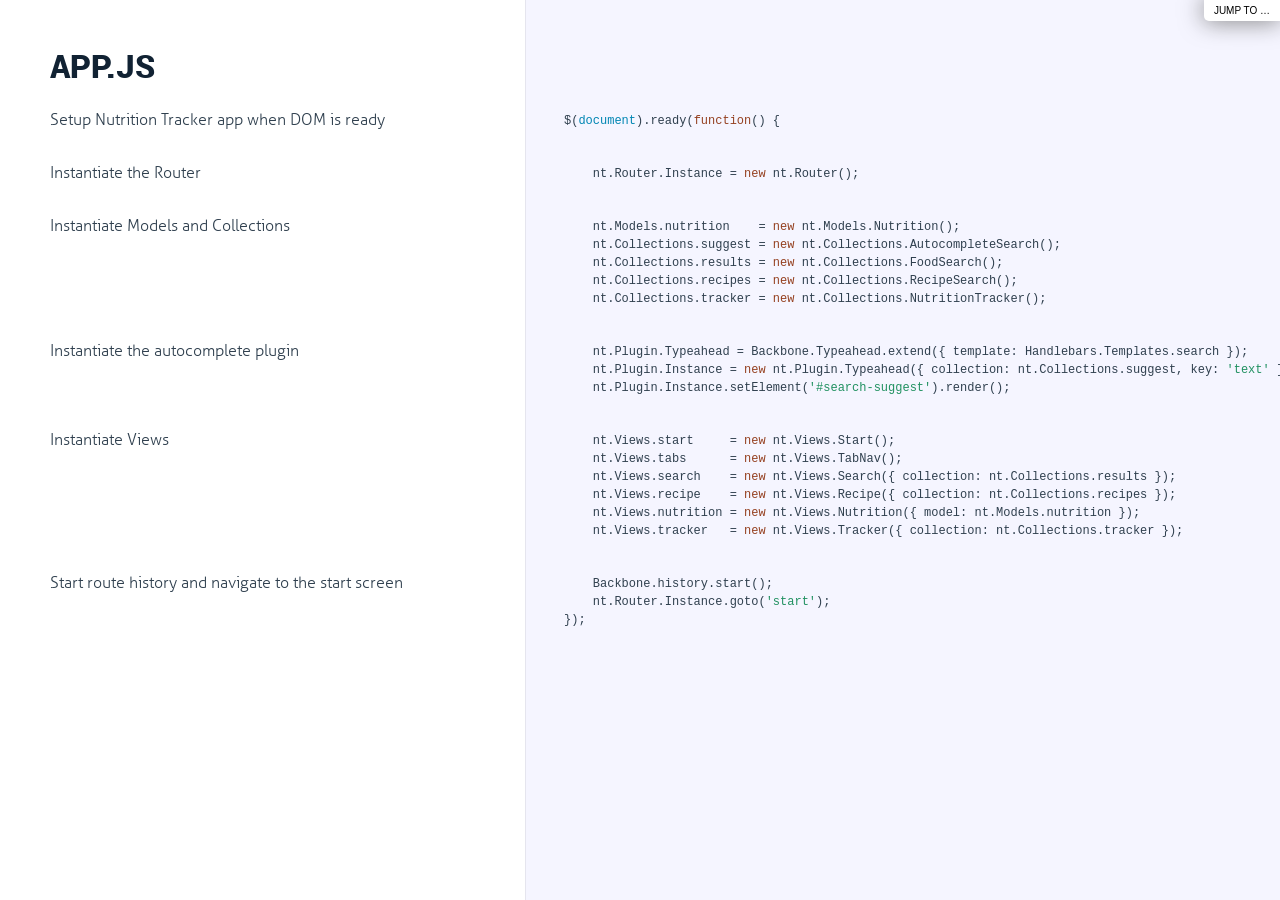
<file: fe-05-2-nutrition-tracker/public/docs/docco/app.html>
<!DOCTYPE html>

<html>
<head>
  <title>app.js</title>
  <meta http-equiv="content-type" content="text/html; charset=UTF-8">
  <meta name="viewport" content="width=device-width, target-densitydpi=160dpi, initial-scale=1.0; maximum-scale=1.0; user-scalable=0;">
  <link rel="stylesheet" media="all" href="docco.css" />
</head>
<body>
  <div id="container">
    <div id="background"></div>
    
      <ul id="jump_to">
        <li>
          <a class="large" href="javascript:void(0);">Jump To &hellip;</a>
          <a class="small" href="javascript:void(0);">+</a>
          <div id="jump_wrapper">
          <div id="jump_page_wrapper">
            <div id="jump_page">
              
                
                <a class="source" href="app.html">
                  app.js
                </a>
              
                
                <a class="source" href="autocompleteSearch.html">
                  autocompleteSearch.js
                </a>
              
                
                <a class="source" href="foodSearch.html">
                  foodSearch.js
                </a>
              
                
                <a class="source" href="nutritionTracker.html">
                  nutritionTracker.js
                </a>
              
                
                <a class="source" href="recipeSearch.html">
                  recipeSearch.js
                </a>
              
                
                <a class="source" href="autocomplete.html">
                  autocomplete.js
                </a>
              
                
                <a class="source" href="food.html">
                  food.js
                </a>
              
                
                <a class="source" href="nutrition.html">
                  nutrition.js
                </a>
              
                
                <a class="source" href="recipe.html">
                  recipe.js
                </a>
              
                
                <a class="source" href="namespace.html">
                  namespace.js
                </a>
              
                
                <a class="source" href="router.html">
                  router.js
                </a>
              
                
                <a class="source" href="templates.html">
                  templates.js
                </a>
              
                
                <a class="source" href="foodSearchView.html">
                  foodSearchView.js
                </a>
              
                
                <a class="source" href="nutritionEditorView.html">
                  nutritionEditorView.js
                </a>
              
                
                <a class="source" href="nutritionTrackerView.html">
                  nutritionTrackerView.js
                </a>
              
                
                <a class="source" href="nutritionView.html">
                  nutritionView.js
                </a>
              
                
                <a class="source" href="recipeSearchView.html">
                  recipeSearchView.js
                </a>
              
                
                <a class="source" href="startView.html">
                  startView.js
                </a>
              
                
                <a class="source" href="tabView.html">
                  tabView.js
                </a>
              
            </div>
          </div>
        </li>
      </ul>
    
    <ul class="sections">
        
          <li id="title">
              <div class="annotation">
                  <h1>app.js</h1>
              </div>
          </li>
        
        
        
        <li id="section-1">
            <div class="annotation">
              
              <div class="pilwrap ">
                <a class="pilcrow" href="#section-1">&#182;</a>
              </div>
              <p>Setup Nutrition Tracker app when DOM is ready</p>

            </div>
            
            <div class="content"><div class='highlight'><pre>$(<span class="hljs-built_in">document</span>).ready(<span class="hljs-function"><span class="hljs-keyword">function</span>(<span class="hljs-params"></span>) </span>{</pre></div></div>
            
        </li>
        
        
        <li id="section-2">
            <div class="annotation">
              
              <div class="pilwrap ">
                <a class="pilcrow" href="#section-2">&#182;</a>
              </div>
              <p>Instantiate the Router</p>

            </div>
            
            <div class="content"><div class='highlight'><pre>    nt.Router.Instance = <span class="hljs-keyword">new</span> nt.Router();</pre></div></div>
            
        </li>
        
        
        <li id="section-3">
            <div class="annotation">
              
              <div class="pilwrap ">
                <a class="pilcrow" href="#section-3">&#182;</a>
              </div>
              <p>Instantiate Models and Collections</p>

            </div>
            
            <div class="content"><div class='highlight'><pre>    nt.Models.nutrition    = <span class="hljs-keyword">new</span> nt.Models.Nutrition();
    nt.Collections.suggest = <span class="hljs-keyword">new</span> nt.Collections.AutocompleteSearch();
    nt.Collections.results = <span class="hljs-keyword">new</span> nt.Collections.FoodSearch();
    nt.Collections.recipes = <span class="hljs-keyword">new</span> nt.Collections.RecipeSearch();
    nt.Collections.tracker = <span class="hljs-keyword">new</span> nt.Collections.NutritionTracker();</pre></div></div>
            
        </li>
        
        
        <li id="section-4">
            <div class="annotation">
              
              <div class="pilwrap ">
                <a class="pilcrow" href="#section-4">&#182;</a>
              </div>
              <p>Instantiate the autocomplete plugin</p>

            </div>
            
            <div class="content"><div class='highlight'><pre>    nt.Plugin.Typeahead = Backbone.Typeahead.extend({ template: Handlebars.Templates.search });
    nt.Plugin.Instance = <span class="hljs-keyword">new</span> nt.Plugin.Typeahead({ collection: nt.Collections.suggest, key: <span class="hljs-string">'text'</span> });
    nt.Plugin.Instance.setElement(<span class="hljs-string">'#search-suggest'</span>).render();</pre></div></div>
            
        </li>
        
        
        <li id="section-5">
            <div class="annotation">
              
              <div class="pilwrap ">
                <a class="pilcrow" href="#section-5">&#182;</a>
              </div>
              <p>Instantiate Views</p>

            </div>
            
            <div class="content"><div class='highlight'><pre>    nt.Views.start     = <span class="hljs-keyword">new</span> nt.Views.Start();
    nt.Views.tabs      = <span class="hljs-keyword">new</span> nt.Views.TabNav();
    nt.Views.search    = <span class="hljs-keyword">new</span> nt.Views.Search({ collection: nt.Collections.results });
    nt.Views.recipe    = <span class="hljs-keyword">new</span> nt.Views.Recipe({ collection: nt.Collections.recipes });
    nt.Views.nutrition = <span class="hljs-keyword">new</span> nt.Views.Nutrition({ model: nt.Models.nutrition });
    nt.Views.tracker   = <span class="hljs-keyword">new</span> nt.Views.Tracker({ collection: nt.Collections.tracker });</pre></div></div>
            
        </li>
        
        
        <li id="section-6">
            <div class="annotation">
              
              <div class="pilwrap ">
                <a class="pilcrow" href="#section-6">&#182;</a>
              </div>
              <p>Start route history and navigate to the start screen</p>

            </div>
            
            <div class="content"><div class='highlight'><pre>    Backbone.history.start();
    nt.Router.Instance.goto(<span class="hljs-string">'start'</span>);
});</pre></div></div>
            
        </li>
        
    </ul>
  </div>
</body>
</html>
</file>
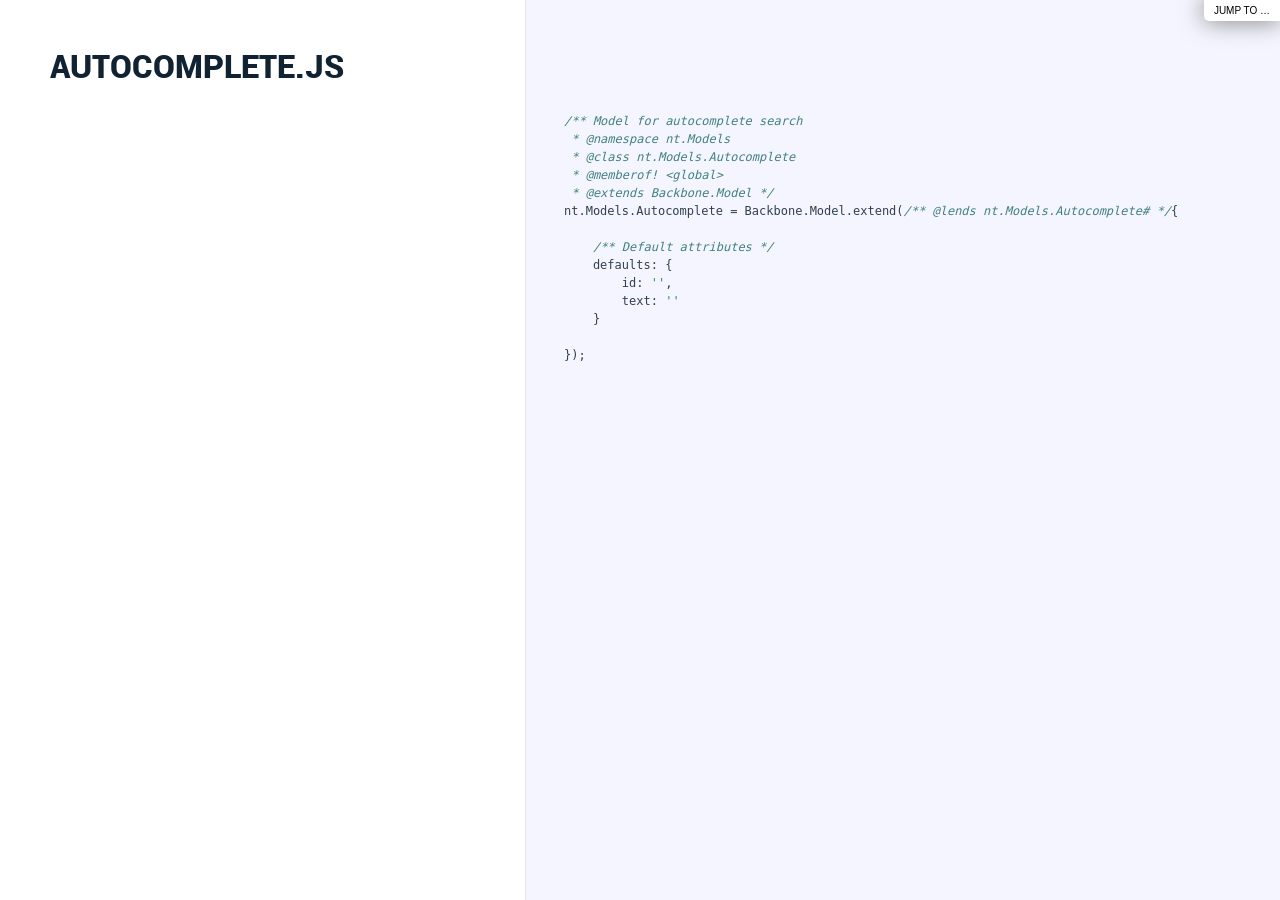
<file: fe-05-2-nutrition-tracker/public/docs/docco/autocomplete.html>
<!DOCTYPE html>

<html>
<head>
  <title>autocomplete.js</title>
  <meta http-equiv="content-type" content="text/html; charset=UTF-8">
  <meta name="viewport" content="width=device-width, target-densitydpi=160dpi, initial-scale=1.0; maximum-scale=1.0; user-scalable=0;">
  <link rel="stylesheet" media="all" href="docco.css" />
</head>
<body>
  <div id="container">
    <div id="background"></div>
    
      <ul id="jump_to">
        <li>
          <a class="large" href="javascript:void(0);">Jump To &hellip;</a>
          <a class="small" href="javascript:void(0);">+</a>
          <div id="jump_wrapper">
          <div id="jump_page_wrapper">
            <div id="jump_page">
              
                
                <a class="source" href="app.html">
                  app.js
                </a>
              
                
                <a class="source" href="autocompleteSearch.html">
                  autocompleteSearch.js
                </a>
              
                
                <a class="source" href="foodSearch.html">
                  foodSearch.js
                </a>
              
                
                <a class="source" href="nutritionTracker.html">
                  nutritionTracker.js
                </a>
              
                
                <a class="source" href="recipeSearch.html">
                  recipeSearch.js
                </a>
              
                
                <a class="source" href="autocomplete.html">
                  autocomplete.js
                </a>
              
                
                <a class="source" href="food.html">
                  food.js
                </a>
              
                
                <a class="source" href="nutrition.html">
                  nutrition.js
                </a>
              
                
                <a class="source" href="recipe.html">
                  recipe.js
                </a>
              
                
                <a class="source" href="namespace.html">
                  namespace.js
                </a>
              
                
                <a class="source" href="router.html">
                  router.js
                </a>
              
                
                <a class="source" href="templates.html">
                  templates.js
                </a>
              
                
                <a class="source" href="foodSearchView.html">
                  foodSearchView.js
                </a>
              
                
                <a class="source" href="nutritionEditorView.html">
                  nutritionEditorView.js
                </a>
              
                
                <a class="source" href="nutritionTrackerView.html">
                  nutritionTrackerView.js
                </a>
              
                
                <a class="source" href="nutritionView.html">
                  nutritionView.js
                </a>
              
                
                <a class="source" href="recipeSearchView.html">
                  recipeSearchView.js
                </a>
              
                
                <a class="source" href="startView.html">
                  startView.js
                </a>
              
                
                <a class="source" href="tabView.html">
                  tabView.js
                </a>
              
            </div>
          </div>
        </li>
      </ul>
    
    <ul class="sections">
        
          <li id="title">
              <div class="annotation">
                  <h1>autocomplete.js</h1>
              </div>
          </li>
        
        
        
        <li id="section-1">
            <div class="annotation">
              
              <div class="pilwrap ">
                <a class="pilcrow" href="#section-1">&#182;</a>
              </div>
              
            </div>
            
            <div class="content"><div class='highlight'><pre><span class="hljs-comment">/** Model for autocomplete search
 * @namespace nt.Models
 * @class nt.Models.Autocomplete
 * @memberof! &lt;global&gt;
 * @extends Backbone.Model */</span>
nt.Models.Autocomplete = Backbone.Model.extend(<span class="hljs-comment">/** @lends nt.Models.Autocomplete# */</span>{

    <span class="hljs-comment">/** Default attributes */</span>
    defaults: {
        id: <span class="hljs-string">''</span>,
        text: <span class="hljs-string">''</span>
    }

});</pre></div></div>
            
        </li>
        
    </ul>
  </div>
</body>
</html>
</file>
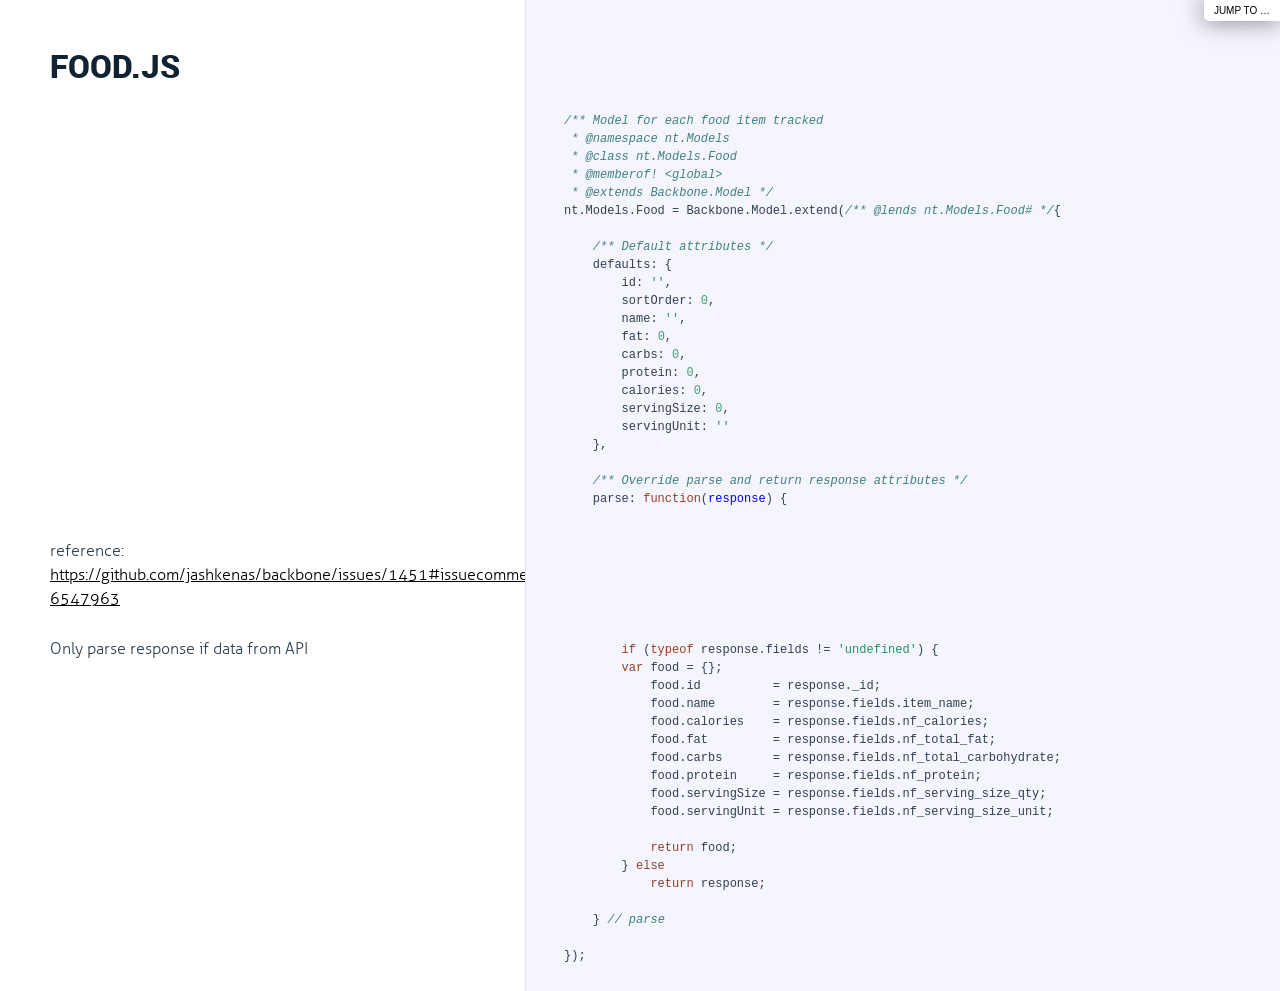
<file: fe-05-2-nutrition-tracker/public/docs/docco/food.html>
<!DOCTYPE html>

<html>
<head>
  <title>food.js</title>
  <meta http-equiv="content-type" content="text/html; charset=UTF-8">
  <meta name="viewport" content="width=device-width, target-densitydpi=160dpi, initial-scale=1.0; maximum-scale=1.0; user-scalable=0;">
  <link rel="stylesheet" media="all" href="docco.css" />
</head>
<body>
  <div id="container">
    <div id="background"></div>
    
      <ul id="jump_to">
        <li>
          <a class="large" href="javascript:void(0);">Jump To &hellip;</a>
          <a class="small" href="javascript:void(0);">+</a>
          <div id="jump_wrapper">
          <div id="jump_page_wrapper">
            <div id="jump_page">
              
                
                <a class="source" href="app.html">
                  app.js
                </a>
              
                
                <a class="source" href="autocompleteSearch.html">
                  autocompleteSearch.js
                </a>
              
                
                <a class="source" href="foodSearch.html">
                  foodSearch.js
                </a>
              
                
                <a class="source" href="nutritionTracker.html">
                  nutritionTracker.js
                </a>
              
                
                <a class="source" href="recipeSearch.html">
                  recipeSearch.js
                </a>
              
                
                <a class="source" href="autocomplete.html">
                  autocomplete.js
                </a>
              
                
                <a class="source" href="food.html">
                  food.js
                </a>
              
                
                <a class="source" href="nutrition.html">
                  nutrition.js
                </a>
              
                
                <a class="source" href="recipe.html">
                  recipe.js
                </a>
              
                
                <a class="source" href="namespace.html">
                  namespace.js
                </a>
              
                
                <a class="source" href="router.html">
                  router.js
                </a>
              
                
                <a class="source" href="templates.html">
                  templates.js
                </a>
              
                
                <a class="source" href="foodSearchView.html">
                  foodSearchView.js
                </a>
              
                
                <a class="source" href="nutritionEditorView.html">
                  nutritionEditorView.js
                </a>
              
                
                <a class="source" href="nutritionTrackerView.html">
                  nutritionTrackerView.js
                </a>
              
                
                <a class="source" href="nutritionView.html">
                  nutritionView.js
                </a>
              
                
                <a class="source" href="recipeSearchView.html">
                  recipeSearchView.js
                </a>
              
                
                <a class="source" href="startView.html">
                  startView.js
                </a>
              
                
                <a class="source" href="tabView.html">
                  tabView.js
                </a>
              
            </div>
          </div>
        </li>
      </ul>
    
    <ul class="sections">
        
          <li id="title">
              <div class="annotation">
                  <h1>food.js</h1>
              </div>
          </li>
        
        
        
        <li id="section-1">
            <div class="annotation">
              
              <div class="pilwrap ">
                <a class="pilcrow" href="#section-1">&#182;</a>
              </div>
              
            </div>
            
            <div class="content"><div class='highlight'><pre><span class="hljs-comment">/** Model for each food item tracked
 * @namespace nt.Models
 * @class nt.Models.Food
 * @memberof! &lt;global&gt;
 * @extends Backbone.Model */</span>
nt.Models.Food = Backbone.Model.extend(<span class="hljs-comment">/** @lends nt.Models.Food# */</span>{

    <span class="hljs-comment">/** Default attributes */</span>
    defaults: {
        id: <span class="hljs-string">''</span>,
        sortOrder: <span class="hljs-number">0</span>,
        name: <span class="hljs-string">''</span>,
        fat: <span class="hljs-number">0</span>,
        carbs: <span class="hljs-number">0</span>,
        protein: <span class="hljs-number">0</span>,
        calories: <span class="hljs-number">0</span>,
        servingSize: <span class="hljs-number">0</span>,
        servingUnit: <span class="hljs-string">''</span>
    },

    <span class="hljs-comment">/** Override parse and return response attributes */</span>
    parse: <span class="hljs-function"><span class="hljs-keyword">function</span>(<span class="hljs-params">response</span>) </span>{</pre></div></div>
            
        </li>
        
        
        <li id="section-2">
            <div class="annotation">
              
              <div class="pilwrap ">
                <a class="pilcrow" href="#section-2">&#182;</a>
              </div>
              <p>reference: <a href="https://github.com/jashkenas/backbone/issues/1451#issuecomment-6547963">https://github.com/jashkenas/backbone/issues/1451#issuecomment-6547963</a></p>

            </div>
            
        </li>
        
        
        <li id="section-3">
            <div class="annotation">
              
              <div class="pilwrap ">
                <a class="pilcrow" href="#section-3">&#182;</a>
              </div>
              <p> Only parse response if data from API</p>

            </div>
            
            <div class="content"><div class='highlight'><pre>        <span class="hljs-keyword">if</span> (<span class="hljs-keyword">typeof</span> response.fields != <span class="hljs-string">'undefined'</span>) {
        <span class="hljs-keyword">var</span> food = {};
            food.id          = response._id;
            food.name        = response.fields.item_name;
            food.calories    = response.fields.nf_calories;
            food.fat         = response.fields.nf_total_fat;
            food.carbs       = response.fields.nf_total_carbohydrate;
            food.protein     = response.fields.nf_protein;
            food.servingSize = response.fields.nf_serving_size_qty;
            food.servingUnit = response.fields.nf_serving_size_unit;

            <span class="hljs-keyword">return</span> food;
        } <span class="hljs-keyword">else</span>
            <span class="hljs-keyword">return</span> response;

    } <span class="hljs-comment">// parse</span>

});</pre></div></div>
            
        </li>
        
    </ul>
  </div>
</body>
</html>
</file>
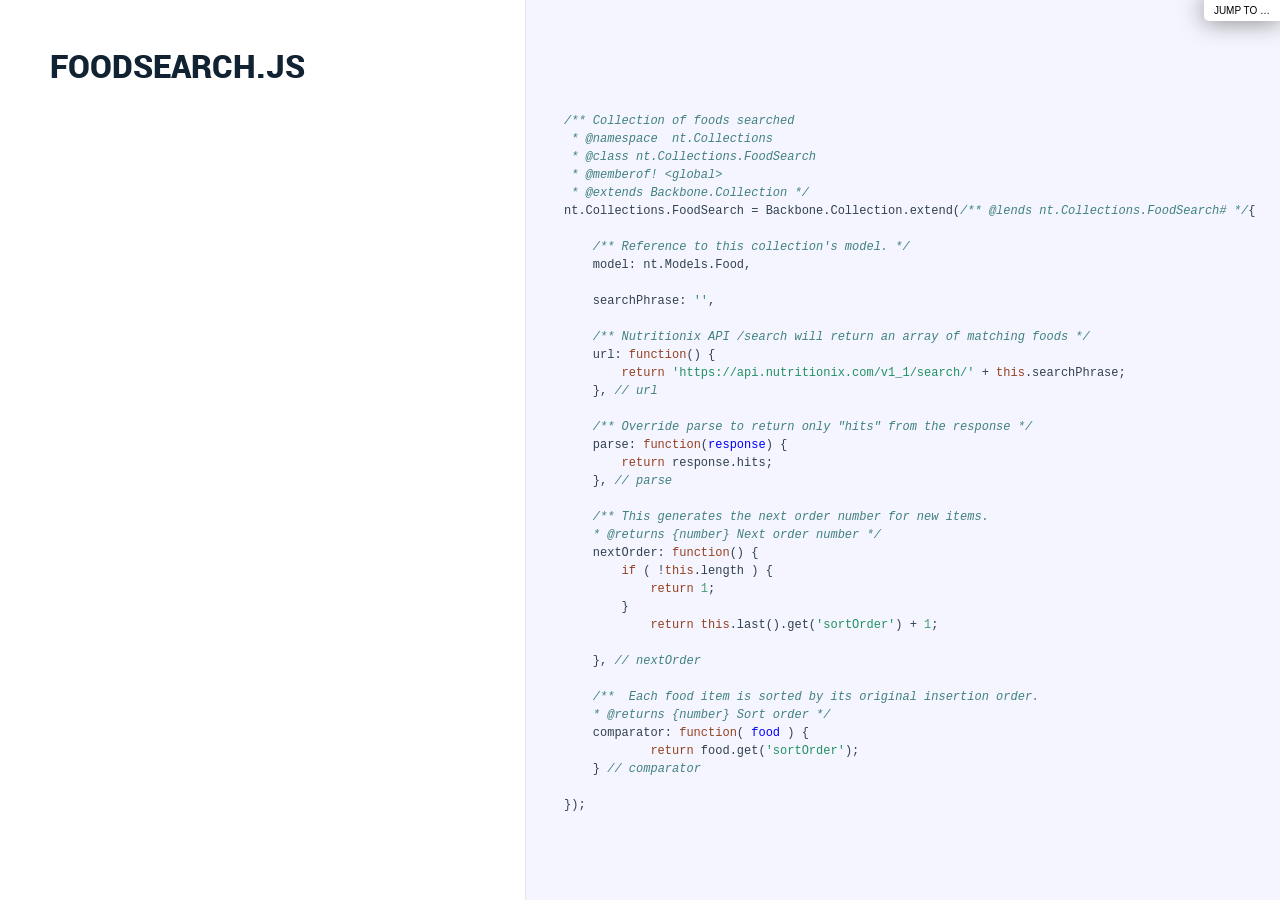
<file: fe-05-2-nutrition-tracker/public/docs/docco/foodSearch.html>
<!DOCTYPE html>

<html>
<head>
  <title>foodSearch.js</title>
  <meta http-equiv="content-type" content="text/html; charset=UTF-8">
  <meta name="viewport" content="width=device-width, target-densitydpi=160dpi, initial-scale=1.0; maximum-scale=1.0; user-scalable=0;">
  <link rel="stylesheet" media="all" href="docco.css" />
</head>
<body>
  <div id="container">
    <div id="background"></div>
    
      <ul id="jump_to">
        <li>
          <a class="large" href="javascript:void(0);">Jump To &hellip;</a>
          <a class="small" href="javascript:void(0);">+</a>
          <div id="jump_wrapper">
          <div id="jump_page_wrapper">
            <div id="jump_page">
              
                
                <a class="source" href="app.html">
                  app.js
                </a>
              
                
                <a class="source" href="autocompleteSearch.html">
                  autocompleteSearch.js
                </a>
              
                
                <a class="source" href="foodSearch.html">
                  foodSearch.js
                </a>
              
                
                <a class="source" href="nutritionTracker.html">
                  nutritionTracker.js
                </a>
              
                
                <a class="source" href="recipeSearch.html">
                  recipeSearch.js
                </a>
              
                
                <a class="source" href="autocomplete.html">
                  autocomplete.js
                </a>
              
                
                <a class="source" href="food.html">
                  food.js
                </a>
              
                
                <a class="source" href="nutrition.html">
                  nutrition.js
                </a>
              
                
                <a class="source" href="recipe.html">
                  recipe.js
                </a>
              
                
                <a class="source" href="namespace.html">
                  namespace.js
                </a>
              
                
                <a class="source" href="router.html">
                  router.js
                </a>
              
                
                <a class="source" href="templates.html">
                  templates.js
                </a>
              
                
                <a class="source" href="foodSearchView.html">
                  foodSearchView.js
                </a>
              
                
                <a class="source" href="nutritionEditorView.html">
                  nutritionEditorView.js
                </a>
              
                
                <a class="source" href="nutritionTrackerView.html">
                  nutritionTrackerView.js
                </a>
              
                
                <a class="source" href="nutritionView.html">
                  nutritionView.js
                </a>
              
                
                <a class="source" href="recipeSearchView.html">
                  recipeSearchView.js
                </a>
              
                
                <a class="source" href="startView.html">
                  startView.js
                </a>
              
                
                <a class="source" href="tabView.html">
                  tabView.js
                </a>
              
            </div>
          </div>
        </li>
      </ul>
    
    <ul class="sections">
        
          <li id="title">
              <div class="annotation">
                  <h1>foodSearch.js</h1>
              </div>
          </li>
        
        
        
        <li id="section-1">
            <div class="annotation">
              
              <div class="pilwrap ">
                <a class="pilcrow" href="#section-1">&#182;</a>
              </div>
              
            </div>
            
            <div class="content"><div class='highlight'><pre><span class="hljs-comment">/** Collection of foods searched
 * @namespace  nt.Collections
 * @class nt.Collections.FoodSearch
 * @memberof! &lt;global&gt;
 * @extends Backbone.Collection */</span>
nt.Collections.FoodSearch = Backbone.Collection.extend(<span class="hljs-comment">/** @lends nt.Collections.FoodSearch# */</span>{

    <span class="hljs-comment">/** Reference to this collection's model. */</span>
    model: nt.Models.Food,

    searchPhrase: <span class="hljs-string">''</span>,

    <span class="hljs-comment">/** Nutritionix API /search will return an array of matching foods */</span>
    url: <span class="hljs-function"><span class="hljs-keyword">function</span>(<span class="hljs-params"></span>) </span>{
        <span class="hljs-keyword">return</span> <span class="hljs-string">'https://api.nutritionix.com/v1_1/search/'</span> + <span class="hljs-keyword">this</span>.searchPhrase;
    }, <span class="hljs-comment">// url</span>

    <span class="hljs-comment">/** Override parse to return only "hits" from the response */</span>
    parse: <span class="hljs-function"><span class="hljs-keyword">function</span>(<span class="hljs-params">response</span>) </span>{
        <span class="hljs-keyword">return</span> response.hits;
    }, <span class="hljs-comment">// parse</span>

    <span class="hljs-comment">/** This generates the next order number for new items.
    * @returns {number} Next order number */</span>
    nextOrder: <span class="hljs-function"><span class="hljs-keyword">function</span>(<span class="hljs-params"></span>) </span>{
        <span class="hljs-keyword">if</span> ( !<span class="hljs-keyword">this</span>.length ) {
            <span class="hljs-keyword">return</span> <span class="hljs-number">1</span>;
        }
            <span class="hljs-keyword">return</span> <span class="hljs-keyword">this</span>.last().get(<span class="hljs-string">'sortOrder'</span>) + <span class="hljs-number">1</span>;

    }, <span class="hljs-comment">// nextOrder</span>

    <span class="hljs-comment">/**  Each food item is sorted by its original insertion order.
    * @returns {number} Sort order */</span>
    comparator: <span class="hljs-function"><span class="hljs-keyword">function</span>(<span class="hljs-params"> food </span>) </span>{
            <span class="hljs-keyword">return</span> food.get(<span class="hljs-string">'sortOrder'</span>);
    } <span class="hljs-comment">// comparator</span>

});</pre></div></div>
            
        </li>
        
    </ul>
  </div>
</body>
</html>
</file>
<file: fe-05-2-nutrition-tracker/public/docs/jsdoc/styles/prettify-tomorrow.css>
/* Tomorrow Theme */
/* Original theme - https://github.com/chriskempson/tomorrow-theme */
/* Pretty printing styles. Used with prettify.js. */
/* SPAN elements with the classes below are added by prettyprint. */
/* plain text */
.pln {
  color: #4d4d4c; }

@media screen {
  /* string content */
  .str {
    color: #718c00; }

  /* a keyword */
  .kwd {
    color: #8959a8; }

  /* a comment */
  .com {
    color: #8e908c; }

  /* a type name */
  .typ {
    color: #4271ae; }

  /* a literal value */
  .lit {
    color: #f5871f; }

  /* punctuation */
  .pun {
    color: #4d4d4c; }

  /* lisp open bracket */
  .opn {
    color: #4d4d4c; }

  /* lisp close bracket */
  .clo {
    color: #4d4d4c; }

  /* a markup tag name */
  .tag {
    color: #c82829; }

  /* a markup attribute name */
  .atn {
    color: #f5871f; }

  /* a markup attribute value */
  .atv {
    color: #3e999f; }

  /* a declaration */
  .dec {
    color: #f5871f; }

  /* a variable name */
  .var {
    color: #c82829; }

  /* a function name */
  .fun {
    color: #4271ae; } }
/* Use higher contrast and text-weight for printable form. */
@media print, projection {
  .str {
    color: #060; }

  .kwd {
    color: #006;
    font-weight: bold; }

  .com {
    color: #600;
    font-style: italic; }

  .typ {
    color: #404;
    font-weight: bold; }

  .lit {
    color: #044; }

  .pun, .opn, .clo {
    color: #440; }

  .tag {
    color: #006;
    font-weight: bold; }

  .atn {
    color: #404; }

  .atv {
    color: #060; } }
/* Style */
/*
pre.prettyprint {
  background: white;
  font-family: Consolas, Monaco, 'Andale Mono', monospace;
  font-size: 12px;
  line-height: 1.5;
  border: 1px solid #ccc;
  padding: 10px; }
*/

/* Specify class=linenums on a pre to get line numbering */
ol.linenums {
  margin-top: 0;
  margin-bottom: 0; }

/* IE indents via margin-left */
li.L0,
li.L1,
li.L2,
li.L3,
li.L4,
li.L5,
li.L6,
li.L7,
li.L8,
li.L9 {
  /* */ }

/* Alternate shading for lines */
li.L1,
li.L3,
li.L5,
li.L7,
li.L9 {
  /* */ }
</file>
<file: fe-05-2-nutrition-tracker/public/docs/jsdoc/styles/jsdoc-default.css>
@font-face {
    font-family: 'Open Sans';
    font-weight: normal;
    font-style: normal;
    src: url('../fonts/OpenSans-Regular-webfont.eot');
    src:
        local('Open Sans'),
        local('OpenSans'),
        url('../fonts/OpenSans-Regular-webfont.eot?#iefix') format('embedded-opentype'),
        url('../fonts/OpenSans-Regular-webfont.woff') format('woff'),
        url('../fonts/OpenSans-Regular-webfont.svg#open_sansregular') format('svg');
}

@font-face {
    font-family: 'Open Sans Light';
    font-weight: normal;
    font-style: normal;
    src: url('../fonts/OpenSans-Light-webfont.eot');
    src:
        local('Open Sans Light'),
        local('OpenSans Light'),
        url('../fonts/OpenSans-Light-webfont.eot?#iefix') format('embedded-opentype'),
        url('../fonts/OpenSans-Light-webfont.woff') format('woff'),
        url('../fonts/OpenSans-Light-webfont.svg#open_sanslight') format('svg');
}

html
{
    overflow: auto;
    background-color: #fff;
    font-size: 14px;
}

body
{
    font-family: 'Open Sans', sans-serif;
    line-height: 1.5;
    color: #4d4e53;
    background-color: white;
}

a, a:visited, a:active {
    color: #0095dd;
    text-decoration: none;
}

a:hover {
    text-decoration: underline;
}

header
{
    display: block;
    padding: 0px 4px;
}

tt, code, kbd, samp {
    font-family: Consolas, Monaco, 'Andale Mono', monospace;
}

.class-description {
    font-size: 130%;
    line-height: 140%;
    margin-bottom: 1em;
    margin-top: 1em;
}

.class-description:empty {
    margin: 0;
}

#main {
    float: left;
    width: 70%;
}

article dl {
    margin-bottom: 40px;
}

section
{
    display: block;
    background-color: #fff;
    padding: 12px 24px;
    border-bottom: 1px solid #ccc;
    margin-right: 30px;
}

.variation {
    display: none;
}

.signature-attributes {
    font-size: 60%;
    color: #aaa;
    font-style: italic;
    font-weight: lighter;
}

nav
{
    display: block;
    float: right;
    margin-top: 28px;
    width: 30%;
    box-sizing: border-box;
    border-left: 1px solid #ccc;
    padding-left: 16px;
}

nav ul {
    font-family: 'Lucida Grande', 'Lucida Sans Unicode', arial, sans-serif;
    font-size: 100%;
    line-height: 17px;
    padding: 0;
    margin: 0;
    list-style-type: none;
}

nav ul a, nav ul a:visited, nav ul a:active {
    font-family: Consolas, Monaco, 'Andale Mono', monospace;
    line-height: 18px;
    color: #4D4E53;
}

nav h3 {
    margin-top: 12px;
}

nav li {
    margin-top: 6px;
}

footer {
    display: block;
    padding: 6px;
    margin-top: 12px;
    font-style: italic;
    font-size: 90%;
}

h1, h2, h3, h4 {
    font-weight: 200;
    margin: 0;
}

h1
{
    font-family: 'Open Sans Light', sans-serif;
    font-size: 48px;
    letter-spacing: -2px;
    margin: 12px 24px 20px;
}

h2, h3
{
    font-size: 30px;
    font-weight: 700;
    letter-spacing: -1px;
    margin-bottom: 12px;
}

h4
{
    font-size: 18px;
    letter-spacing: -0.33px;
    margin-bottom: 12px;
    color: #4d4e53;
}

h5, .container-overview .subsection-title
{
    font-size: 120%;
    font-weight: bold;
    letter-spacing: -0.01em;
    margin: 8px 0 3px 0;
}

h6
{
    font-size: 100%;
    letter-spacing: -0.01em;
    margin: 6px 0 3px 0;
    font-style: italic;
}

.ancestors { color: #999; }
.ancestors a
{
    color: #999 !important;
    text-decoration: none;
}

.clear
{
    clear: both;
}

.important
{
    font-weight: bold;
    color: #950B02;
}

.yes-def {
    text-indent: -1000px;
}

.type-signature {
    color: #aaa;
}

.name, .signature {
    font-family: Consolas, Monaco, 'Andale Mono', monospace;
}

.details { margin-top: 14px; border-left: 2px solid #DDD; }
.details dt { width: 120px; float: left; padding-left: 10px;  padding-top: 6px; }
.details dd { margin-left: 70px; }
.details ul { margin: 0; }
.details ul { list-style-type: none; }
.details li { margin-left: 30px; padding-top: 6px; }
.details pre.prettyprint { margin: 0 }
.details .object-value { padding-top: 0; }

.description {
    margin-bottom: 1em;
    margin-top: 1em;
}

.code-caption
{
    font-style: italic;
    font-size: 107%;
    margin: 0;
}

.prettyprint
{
    border: 1px solid #ddd;
    width: 80%;
    overflow: auto;
}

.prettyprint.source {
    width: inherit;
}

.prettyprint code
{
    font-size: 100%;
    line-height: 18px;
    display: block;
    padding: 4px 12px;
    margin: 0;
    background-color: #fff;
    color: #4D4E53;
}

.prettyprint code span.line
{
  display: inline-block;
}

.prettyprint.linenums
{
  padding-left: 70px;
  -webkit-user-select: none;
  -moz-user-select: none;
  -ms-user-select: none;
  user-select: none;
}

.prettyprint.linenums ol
{
  padding-left: 0;
}

.prettyprint.linenums li
{
  border-left: 3px #ddd solid;
}

.prettyprint.linenums li.selected,
.prettyprint.linenums li.selected *
{
  background-color: lightyellow;
}

.prettyprint.linenums li *
{
  -webkit-user-select: text;
  -moz-user-select: text;
  -ms-user-select: text;
  user-select: text;
}

.params, .props
{
    border-spacing: 0;
    border: 0;
    border-collapse: collapse;
}

.params .name, .props .name, .name code {
    color: #4D4E53;
    font-family: Consolas, Monaco, 'Andale Mono', monospace;
    font-size: 100%;
}

.params td, .params th, .props td, .props th
{
    border: 1px solid #ddd;
    margin: 0px;
    text-align: left;
    vertical-align: top;
    padding: 4px 6px;
    display: table-cell;
}

.params thead tr, .props thead tr
{
    background-color: #ddd;
    font-weight: bold;
}

.params .params thead tr, .props .props thead tr
{
    background-color: #fff;
    font-weight: bold;
}

.params th, .props th { border-right: 1px solid #aaa; }
.params thead .last, .props thead .last { border-right: 1px solid #ddd; }

.params td.description > p:first-child,
.props td.description > p:first-child
{
    margin-top: 0;
    padding-top: 0;
}

.params td.description > p:last-child,
.props td.description > p:last-child
{
    margin-bottom: 0;
    padding-bottom: 0;
}

.disabled {
    color: #454545;
}
</file>
<file: Zenly/blog.css>
/* .heading{
    padding: 30px;
  font-size: 40px;
  text-align: center;
}
.titles{
    text-align: center;
}
.gridcontainer1{
    background-color: white;
  padding: 20px;
  margin-top: 20px;
  font-size: 24px;
}
.intro{
    background-color: white;
  padding: 20px;
  margin-top: 20px;
  font-size: 24px;
}
.gridcontainer2{
    background-color: white;
  padding: 20px;
  margin-top: 20px;
  font-size: 24px;
}
.gridcontainer3{
    background-color: white;
  padding: 20px;
  margin-top: 20px;
  font-size: 24px;
}
.gridcontainer4{
    background-color: white;
  padding: 20px;
  margin-top: 20px;
  font-size: 24px;
} */

* {
    box-sizing: border-box;
  }
  
  body {
    font-family: Arial;
    padding: 20px;
    background: linear-gradient(91.7deg, rgb(50, 25, 79) -4.3%, rgb(122, 101, 149) 101.8%);
  }
  
  /* Header/Blog Title */
  .header {
    padding: 30px;
    font-size: 40px;
    text-align: center;
    
    background: white;
    background-image: url(header.jpg);
    background-repeat: no-repeat;
    background-size: 1500px, 50px;
  }
  
  /* Create two unequal columns that floats next to each other */
  /* Left column */
  .leftcolumn { 
    float: left;
    width: 75%;
  }
  
  /* Right column */
  .rightcolumn {
    float: left;
    width: 25%;
    padding-left: 20px;
  }
  
  /* Fake image */
  .fakeimg {
    background-image: url(HealthyFood.jpeg);
    background-color: #aaa;
    background-repeat: no-repeat;
    width: 100%;
    padding: 20px;
  }
  
  /* Add a card effect for articles */
  .card {
    background-color: white;
    padding: 20px;
    margin-top: 20px;
  }
  
  /* Clear floats after the columns */
  .row:after {
    content: "";
    display: table;
    clear: both;
  }
  
  /* Footer */
  .footer {
    padding: 20px;
    display: flex;
    justify-content: space-evenly;
    text-align: center;
    background: rgb(255, 255, 255);
    margin-top: 20px;
  }
  
  /* Responsive layout - when the screen is less than 800px wide, make the two columns stack on top of each other instead of next to each other */
  @media screen and (max-width: 800px) {
    .leftcolumn, .rightcolumn { 
      width: 100%;
      padding: 0;
    }
  }

  .fakeimg1{
    background-image: url(breakfast.jpg);
    width: 100%;
    padding: 20px;
  }

  .fakeimg2{
    background-image: url(lunch.jpeg);
    
    background-size: cover;
    background-repeat: no-repeat;
    width: 100%;
    padding: 20px;
  }

  .fakeimg3{
    background-image: url(Dinner.jpg);
    width: 100%;
    padding: 20px;
  }
 
  .HeaderContainer{
    background-color: black;
    opacity: 80%;
    color: white;
  }
</file>
<file: Zenly/dashboard.css>
@import url('https://fonts.googleapis.com/css2?family=Poppins:wght@200;300;400;500;600;700&display=swap');
*{
  margin: 0;
  padding: 0;
  box-sizing: border-box;
  font-family: 'Poppins',sans-serif;
}
.col-sm-4{
  color: #fff;
  font-size: 20px;
}
.button{
  
}
.text-centertext-dangercard-headermb-4{
  color: white;
  font-size: 45px;
}
.col-sm-6{
  color: #fff;
  font-size: 20px;
}
.row g-5{
  background-color: #000;
  opacity: 70%;
}
body{
 background-image:url("../Zenly/bg.jpg") ;
 background-repeat: no-repeat;
 background-size: cover;
}
.shine{
  color: white;
  font-size: 20px;
}
.CalculateForm{
  position: relative;
  text-align: center;
}
.side_bar{
  position: absolute;
  top: 0;
  left: -100%;
  width: 300px;
  height: 100vh;
  background: #ecf0f3;
  padding: 12px;
  box-shadow: -3px -3px 7px #ffffff,
             3px 3px 5px #ceced1,
             inset -3px -3px 7px #ffffff,
             inset 3px 3px 5px #ceced1;
 transition: all 0.3s ease;
}
.side_bar .title{
  display: flex;
  justify-content: space-evenly;
}
.side_bar .title .logo{
  font-size: 27px;
  font-weight: 600;
  color: #31344b;
}
.side_bar ul{
  margin-top: 35px;
  list-style: none;
}
.side_bar ul a{
  color: linear-gradient(91.7deg, rgb(50, 25, 79) -4.3%, rgb(122, 101, 149) 101.8%);
  text-decoration: none;
  display: block;
  margin-top: 12px;
  font-size: 18px;
  font-weight: 400;
  padding : 10px 25px;
  border-radius: 6px;
  box-shadow: -3px -3px 7px #ffffff,
             3px 3px 5px #ceced1;
  position: relative;
  transition: all 0.2s ease;
}
.side_bar ul i{
  margin-right: 10px;
}
.container{
  height: 100vh;
}
.side_bar ul a:hover:before{
  position: absolute;
  content: '';
  top: 0;
  left: 0;
  right: 0;
  bottom: 0;
  box-shadow: -3px -3px 7px #ffffff,
              3px 3px 5px #ceced1;
}
.side_bar ul a:hover:before{
  border-radius: 6px;
}

li a:hover{
  background: linear-gradient(91.7deg, rgb(50, 25, 79) -4.3%, rgb(122, 101, 149) 101.8%);
  color: #fff;
}
label{
  font-size: 20px;
  color: #dedfe6;

  height: 37px;
  width: 37px;
  border-radius: 50%;
  text-align: center;
  line-height: 37px;
  cursor: pointer;
  transition: all 0.3s ease;
}
label:hover{

  color: #c6cfd4;
}
#check{
  display: none;
}
.bars{
  position: absolute;
  left: 15px;
  top: 15px;
}
#check:checked ~ .side_bar{
  left: 0;
}
.text-centerform-controlmy-3text-dangerfs-4{
  color: white;
  text-align: center;
}
.ans_calculate{
  margin-left: 27%;
}
.text-centermt-4card-footer{
  size: 45px;
}
.btnbtn-success{
  size: 70px;
}
.credit a {
  text-decoration: none;
  color: #000;
  font-weight: 800;
}
.credit {
  text-align: center;
  font-family: Verdana,Geneva,Tahoma,sans-serif;
}

.ListForDashboard{
    gap: 50%;
    margin-top: 20%;
}

.form-control,
.form-select,
.card,
.btn {
    border-radius: 15px;
}

.form-control,
.form-select {
    background: none;
    color: #fff;
}

.form-select {
    background-image: url("data:image/svg+xml,%3csvg xmlns='http://www.w3.org/2000/svg' viewBox='0 0 16 16'%3e%3cpath fill='none' stroke='%23ffffff' stroke-linecap='round' stroke-linejoin='round' stroke-width='2' d='M2 5l6 6 6-6'/%3e%3c/svg%3e") !important;
    background-repeat: no-repeat !important;
    background-position: right 0.75rem center !important;
    background-size: 16px 12px !important;
}

input[type=checkbox],
input[type=radio] {
    width: 23px;
    height: 23px;
    display: inline-block;
    top: 0;
    position: relative;
    -webkit-appearance: none;
    -moz-appearance: none;
    appearance: none;
    border: 1px solid #ffffff;
    overflow: hidden;
}

input[type=checkbox] {
    border-radius: 3px;
}

input[type=radio] {
    border-radius: 100%;
}

input[type=checkbox]:checked,
input[type=radio]:checked {
    border: none;
}

input[type=checkbox]:checked:after,
input[type=radio]:checked:after {
    content: "\f00c";
    font-family: "Font Awesome 5 Pro";
    font-weight: 900;
    left: 0;
    position: absolute;
    top: 0;
    font-size: 15px;
    color: rgb(240, 233, 233);
    background: #ffffff;
    display: flex;
    align-items: center;
    justify-content: center;
    width: 100%;
    height: 100%;
}

.section{
  text-align: center;
}

.container{
  display: flex;
  overflow: auto;
}

.form-control,
.form-select,
.card,
.btn {
    border-radius: 15px;
}

.form-control,
.form-select {
    background: none;
    color: #fff;
}

.form-select {
    background-image: url("data:image/svg+xml,%3csvg xmlns='http://www.w3.org/2000/svg' viewBox='0 0 16 16'%3e%3cpath fill='none' stroke='%23ffffff' stroke-linecap='round' stroke-linejoin='round' stroke-width='2' d='M2 5l6 6 6-6'/%3e%3c/svg%3e") !important;
    background-repeat: no-repeat !important;
    background-position: right 0.75rem center !important;
    background-size: 16px 12px !important;
}

input[type=checkbox],
input[type=radio] {
    width: 23px;
    height: 23px;
    display: inline-block;
    top: 0;
    position: relative;
    -webkit-appearance: none;
    -moz-appearance: none;
    appearance: none;
    border: 1px solid #ffffff;
    overflow: hidden;
}

input[type=checkbox] {
    border-radius: 3px;
}

input[type=radio] {
    border-radius: 100%;
}

input[type=checkbox]:checked,
input[type=radio]:checked {
    border: none;
}

input[type=checkbox]:checked:after,
input[type=radio]:checked:after {
    content: "\f00c";
    font-family: "Font Awesome 5 Pro";
    font-weight: 900;
    left: 0;
    position: absolute;
    top: 0;
    font-size: 15px;
    color: rgb(145, 168, 173);
    background: #ffffff;
    display: flex;
    align-items: center;
    justify-content: center;
    width: 100%;
    height: 100%;
}

.card-body {
  margin-left: 25%;
  width: 50%;
  transform:
    scale(0.75)
    rotateY(-30deg)
    rotateX(45deg)
    translateZ(4.5rem);
  transform-origin: 50% 100%;
  transform-style: preserve-3d;
  box-shadow: 1rem 1rem 2rem rgba(0,0,0,0.25);
  transition: 0.6s ease;
  transform: perspective(100px);
}
</file>
<file: Zenly/login.css>
*{
	margin: 0;
	padding: 0;
	}
.bg{
	width: 100%;
	height:100%;
	font-family: sans-serif;
	/* background-color: #202124;
	color: #495057; */
    background-image: url("login_back.jpeg");
    background-size: cover;
	display: flex;
	align-items: center;
	justify-content: center;
    height: 100vh;
}
.card{
	margin-top: 70px;
	margin-bottom: 70px;
	width: 350px;
	height: 500px;
	box-shadow: 0.15s ease-in-out;
    perspective: 1000px;
	border-radius: 12px;
}
.inner-box{
	position: relative;
	width: 100%;
	height: 100%;
	transform-style: preserve-3d;
    transition: transform 1s;
    /* opacity: 80%; */
}
.card-front, .card-back{
	position: absolute;
	width: 100%;
	height: 100%;
    background-image: linear-gradient(90deg, rgb(255, 255, 255), rgb(11, 50, 62));
    opacity: 50   ;
	background-color: rgba(11, 16, 42, 0);
	padding: 55px;
	box-sizing: border-box;
	backface-visibility: hidden;
	border-radius: 12px;
}
.card-back{
	transform: rotateY(180deg);
}
.card h2{
	font-weight: normal;
	font-size: 24px;
	text-align: center;
	margin-bottom: 20px;
	color: #400023;
}
.input-box{
	width: 100%;
	background: transparent;
	border: 1px solid #000;
	margin: 6px 0;
	height: 32px;
	border-radius: 20px;
	padding: 0 10px;
	box-sizing: border-box;
	outline: none;
	text-align: center;
	color: #000;
}
::placeholder{
	color: 100%;
    color: #000;
	font-size: 12px;
}
button{
	width: 100%;
	background: transparent;
	border: 1px solid #000;
	margin: 35px 0 5px;
	height: 32px;
	font-size: 12px;
	border-radius: 20px;
	padding: 0 10px;
	box-sizing: border-box;
	outline: none;
	color: #000;
	cursor: pointer;
}

.submit-btn{
	position: relative;
}

span{
	font-size: 13px;
	margin-left: 10px;
}
.card .btn{
	margin-top: 40px;
}
.card a{
	color: #fff;
	text-decoration: none;
	display: block;
    text-align: center;
    font-size: 13px;
    margin-top: 8px;
    color: #400023;
}
</file>
<file: Zenly/mealplanner.css>
#calender{
    width: 70%;
    height: 100vh;
}
*{margin: 0;
    padding: 0;
    box-sizing: border-box;
}
*,
*::before,
*::after {
  box-sizing: border-box;
}

body {
  font-family: "Work Sans", sans-serif;
  font-weight: 400;
  height: 100vh;
  background-image: linear-gradient(rgb(236, 178, 236),rgb(243, 220, 239));
}

.wrapper {
  background: linear-gradient(60deg, #420285, #08bdbd);
  
 position: absolute;
 transform: translateY(-500px);
  display: flex;
  justify-content: center;
  left:70%;
  right: 20px;
}

.carousel {
  position: relative;
  width: 100%;
  max-width: 500px;
  display: flex;
  justify-content: center;
  flex-direction: column;
}

.carousel__item {
  display: flex;
  align-items: center;
  position: absolute;
  width: 100%;
  padding: 0 12px;
  opacity: 0;
  filter: drop-shadow(0 2px 2px #555);
  will-change: transform, opacity;
  -webkit-animation: carousel-animate-vertical 27s linear infinite;
          animation: carousel-animate-vertical 27s linear infinite;
}

.carousel__item:nth-child(1) {
  -webkit-animation-delay: calc(3s * -1);
          animation-delay: calc(3s * -1);
}

.carousel__item:nth-child(2) {
  -webkit-animation-delay: calc(3s * 0);
          animation-delay: calc(3s * 0);
}

.carousel__item:nth-child(3) {
  -webkit-animation-delay: calc(3s * 1);
          animation-delay: calc(3s * 1);
}

.carousel__item:nth-child(4) {
  -webkit-animation-delay: calc(3s * 2);
          animation-delay: calc(3s * 2);
}

.carousel__item:nth-child(5) {
  -webkit-animation-delay: calc(3s * 3);
          animation-delay: calc(3s * 3);
}

.carousel__item:nth-child(6) {
  -webkit-animation-delay: calc(3s * 4);
          animation-delay: calc(3s * 4);
}

.carousel__item:nth-child(7) {
  -webkit-animation-delay: calc(3s * 5);
          animation-delay: calc(3s * 5);
}

.carousel__item:nth-child(8) {
  -webkit-animation-delay: calc(3s * 6);
          animation-delay: calc(3s * 6);
}

.carousel__item:last-child {
  -webkit-animation-delay: calc(-3s * 2);
          animation-delay: calc(-3s * 2);
}

.carousel__item-head {
  border-radius: 50%;
  background-color: #d7f7fc;
  width: 90px;
  height: 90px;
  padding: 14px;
  position: relative;
  margin-right: -45px;
  flex-shrink: 0;
  display: flex;
  align-items: center;
  justify-content: center;
  font-size: 50px;
}

.carousel__item-body {
  width: 100%;
  background-color: #fff;
  border-radius: 8px;
  padding: 16px 20px 16px 70px;
}

.title {
  text-transform: uppercase;
  font-size: 20px;
  margin-top: 10px;
}

@-webkit-keyframes carousel-animate-vertical {
  0% {
    transform: translateY(100%) scale(0.5);
    opacity: 0;
    visibility: hidden;
  }
  3%, 11.1111111111% {
    transform: translateY(100%) scale(0.7);
    opacity: 0.4;
    visibility: visible;
  }
  14.1111111111%, 22.2222222222% {
    transform: translateY(0) scale(1);
    opacity: 1;
    visibility: visible;
  }
  25.2222222222%, 33.3333333333% {
    transform: translateY(-100%) scale(0.7);
    opacity: 0.4;
    visibility: visible;
  }
  36.3333333333% {
    transform: translateY(-100%) scale(0.5);
    opacity: 0;
    visibility: visible;
  }
  100% {
    transform: translateY(-100%) scale(0.5);
    opacity: 0;
    visibility: hidden;
  }
}

@keyframes carousel-animate-vertical {
  0% {
    transform: translateY(100%) scale(0.5);
    opacity: 0;
    visibility: hidden;
  }
  3%, 11.1111111111% {
    transform: translateY(100%) scale(0.7);
    opacity: 0.4;
    visibility: visible;
  }
  14.1111111111%, 22.2222222222% {
    transform: translateY(0) scale(1);
    opacity: 1;
    visibility: visible;
  }
  25.2222222222%, 33.3333333333% {
    transform: translateY(-100%) scale(0.7);
    opacity: 0.4;
    visibility: visible;
  }
  36.3333333333% {
    transform: translateY(-100%) scale(0.5);
    opacity: 0;
    visibility: visible;
  }
  100% {
    transform: translateY(-100%) scale(0.5);
    opacity: 0;
    visibility: hidden;
  }
}
</file>
<file: Zenly/phone.css>
/* === Google Font Import - Poppins === */

@import url('https://fonts.googleapis.com/css2?family=Poppins:wght@300;400;500;600;700&display=swap');
* {
    margin: 0;
    padding: 0;
    box-sizing: border-box;
    font-family: 'Poppins', sans-serif;
}
#gym_part{
    transform: translate(-500px,500px);
    
}
#dietician_part{
    transform: translate(450px);
}

body {
    height: 100vh;
    display: flex;
    align-items: center;
    justify-content: center;
    background-image: url("bg.jpg");
    
    background-size: cover;
    
}


section {
    position: relative;
    height: 450px;
    width: 1075px;
    display: flex;
    align-items: center;
}

.swiper {
    width: 950px;
}

.card {
    position: center;
    background: #fff;
    border-radius: 20px;
    margin: 20px 0;
    box-shadow: 0 5px 10px rgba(0, 0, 0, 0.1);
}

.card::before {
    content: "";
    position: absolute;
    height: 40%;
    width: 100%;
    background: linear-gradient(91.7deg, rgb(50, 25, 79) -4.3%, rgb(122, 101, 149) 101.8%);;
    border-radius: 20px 20px 0 0;
}

.card .card-content {
    display: flex;
    flex-direction: column;
    align-items: center;
    padding: 30px;
    position: relative;
    z-index: 100;
}

section .card .image {
    height: 140px;
    width: 140px;
    border-radius: 50%;
    padding: 3px;
    background: #7d2ae8;
}

section .card .image img {
    height: 100%;
    width: 100%;
    object-fit: cover;
    border-radius: 50%;
    border: 3px solid #fff;
}

.card .media-icons {
    position: absolute;
    top: 10px;
    right: 20px;
    display: flex;
    flex-direction: column;
    align-items: center;
}

.card .media-icons i {
    color: #fff;
    opacity: 0.6;
    margin-top: 10px;
    transition: all 0.3s ease;
    cursor: pointer;
}

.card .media-icons i:hover {
    opacity: 1;
}

.card .name-profession {
    display: flex;
    flex-direction: column;
    align-items: center;
    margin-top: 10px;
    color: green;
}

.name-profession .name {
    font-size: 20px;
    font-weight: 600;
}

.name-profession .profession {
    font-size: 15px;
    font-weight: 500;
}

.card .rating {
    display: flex;
    align-items: center;
    margin-top: 18px;
}

.card .rating i {
    font-size: 18px;
    margin: 0 2px;
    color: #7d2ae8;
}

.card .button {
    width: 100%;
    display: flex;
    justify-content: space-around;
    margin-top: 20px;
}

.card .button button {
    background: #7d2ae8;
    outline: none;
    border: none;
    color: #fff;
    padding: 8px 22px;
    border-radius: 20px;
    font-size: 14px;
    transition: all 0.3s ease;
    cursor: pointer;
}

.button button:hover {
    background: #6616d0;
}

.swiper-pagination {
    position: absolute;
}

.swiper-pagination-bullet {
    height: 7px;
    width: 26px;
    border-radius: 25px;
    background: #7d2ae8;
}

.swiper-button-next,
.swiper-button-prev {
    opacity: 0.7;
    color: #7d2ae8;
    transition: all 0.3s ease;
}

.swiper-button-next:hover,
.swiper-button-prev:hover {
    opacity: 1;
    color: red;
}
</file>
<file: fe-05-2-nutrition-tracker/public/docs/docco/docco.css>
/*--------------------- Typography ----------------------------*/

@font-face {
    font-family: 'aller-light';
    src: url('public/fonts/aller-light.eot');
    src: url('public/fonts/aller-light.eot?#iefix') format('embedded-opentype'),
         url('public/fonts/aller-light.woff') format('woff'),
         url('public/fonts/aller-light.ttf') format('truetype');
    font-weight: normal;
    font-style: normal;
}

@font-face {
    font-family: 'aller-bold';
    src: url('public/fonts/aller-bold.eot');
    src: url('public/fonts/aller-bold.eot?#iefix') format('embedded-opentype'),
         url('public/fonts/aller-bold.woff') format('woff'),
         url('public/fonts/aller-bold.ttf') format('truetype');
    font-weight: normal;
    font-style: normal;
}

@font-face {
    font-family: 'roboto-black';
    src: url('public/fonts/roboto-black.eot');
    src: url('public/fonts/roboto-black.eot?#iefix') format('embedded-opentype'),
         url('public/fonts/roboto-black.woff') format('woff'),
         url('public/fonts/roboto-black.ttf') format('truetype');
    font-weight: normal;
    font-style: normal;
}

/*--------------------- Layout ----------------------------*/
html { height: 100%; }
body {
  font-family: "aller-light";
  font-size: 14px;
  line-height: 18px;
  color: #30404f;
  margin: 0; padding: 0;
  height:100%;
}
#container { min-height: 100%; }

a {
  color: #000;
}

b, strong {
  font-weight: normal;
  font-family: "aller-bold";
}

p {
  margin: 15px 0 0px;
}
  .annotation ul, .annotation ol {
    margin: 25px 0;
  }
    .annotation ul li, .annotation ol li {
      font-size: 14px;
      line-height: 18px;
      margin: 10px 0;
    }

h1, h2, h3, h4, h5, h6 {
  color: #112233;
  line-height: 1em;
  font-weight: normal;
  font-family: "roboto-black";
  text-transform: uppercase;
  margin: 30px 0 15px 0;
}

h1 {
  margin-top: 40px;
}
h2 {
  font-size: 1.26em;
}

hr {
  border: 0;
  background: 1px #ddd;
  height: 1px;
  margin: 20px 0;
}

pre, tt, code {
  font-size: 12px; line-height: 16px;
  font-family: Menlo, Monaco, Consolas, "Lucida Console", monospace;
  margin: 0; padding: 0;
}
  .annotation pre {
    display: block;
    margin: 0;
    padding: 7px 10px;
    background: #fcfcfc;
    -moz-box-shadow:    inset 0 0 10px rgba(0,0,0,0.1);
    -webkit-box-shadow: inset 0 0 10px rgba(0,0,0,0.1);
    box-shadow:         inset 0 0 10px rgba(0,0,0,0.1);
    overflow-x: auto;
  }
    .annotation pre code {
      border: 0;
      padding: 0;
      background: transparent;
    }


blockquote {
  border-left: 5px solid #ccc;
  margin: 0;
  padding: 1px 0 1px 1em;
}
  .sections blockquote p {
    font-family: Menlo, Consolas, Monaco, monospace;
    font-size: 12px; line-height: 16px;
    color: #999;
    margin: 10px 0 0;
    white-space: pre-wrap;
  }

ul.sections {
  list-style: none;
  padding:0 0 5px 0;;
  margin:0;
}

/*
  Force border-box so that % widths fit the parent
  container without overlap because of margin/padding.

  More Info : http://www.quirksmode.org/css/box.html
*/
ul.sections > li > div {
  -moz-box-sizing: border-box;    /* firefox */
  -ms-box-sizing: border-box;     /* ie */
  -webkit-box-sizing: border-box; /* webkit */
  -khtml-box-sizing: border-box;  /* konqueror */
  box-sizing: border-box;         /* css3 */
}


/*---------------------- Jump Page -----------------------------*/
#jump_to, #jump_page {
  margin: 0;
  background: white;
  -webkit-box-shadow: 0 0 25px #777; -moz-box-shadow: 0 0 25px #777;
  -webkit-border-bottom-left-radius: 5px; -moz-border-radius-bottomleft: 5px;
  font: 16px Arial;
  cursor: pointer;
  text-align: right;
  list-style: none;
}

#jump_to a {
  text-decoration: none;
}

#jump_to a.large {
  display: none;
}
#jump_to a.small {
  font-size: 22px;
  font-weight: bold;
  color: #676767;
}

#jump_to, #jump_wrapper {
  position: fixed;
  right: 0; top: 0;
  padding: 10px 15px;
  margin:0;
}

#jump_wrapper {
  display: none;
  padding:0;
}

#jump_to:hover #jump_wrapper {
  display: block;
}

#jump_page_wrapper{
  position: fixed;
  right: 0;
  top: 0;
  bottom: 0;
}

#jump_page {
  padding: 5px 0 3px;
  margin: 0 0 25px 25px;
  max-height: 100%;
  overflow: auto;
}

#jump_page .source {
  display: block;
  padding: 15px;
  text-decoration: none;
  border-top: 1px solid #eee;
}

#jump_page .source:hover {
  background: #f5f5ff;
}

#jump_page .source:first-child {
}

/*---------------------- Low resolutions (> 320px) ---------------------*/
@media only screen and (min-width: 320px) {
  .pilwrap { display: none; }

  ul.sections > li > div {
    display: block;
    padding:5px 10px 0 10px;
  }

  ul.sections > li > div.annotation ul, ul.sections > li > div.annotation ol {
    padding-left: 30px;
  }

  ul.sections > li > div.content {
    overflow-x:auto;
    -webkit-box-shadow: inset 0 0 5px #e5e5ee;
    box-shadow: inset 0 0 5px #e5e5ee;
    border: 1px solid #dedede;
    margin:5px 10px 5px 10px;
    padding-bottom: 5px;
  }

  ul.sections > li > div.annotation pre {
    margin: 7px 0 7px;
    padding-left: 15px;
  }

  ul.sections > li > div.annotation p tt, .annotation code {
    background: #f8f8ff;
    border: 1px solid #dedede;
    font-size: 12px;
    padding: 0 0.2em;
  }
}

/*----------------------  (> 481px) ---------------------*/
@media only screen and (min-width: 481px) {
  #container {
    position: relative;
  }
  body {
    background-color: #F5F5FF;
    font-size: 15px;
    line-height: 21px;
  }
  pre, tt, code {
    line-height: 18px;
  }
  p, ul, ol {
    margin: 0 0 15px;
  }


  #jump_to {
    padding: 5px 10px;
  }
  #jump_wrapper {
    padding: 0;
  }
  #jump_to, #jump_page {
    font: 10px Arial;
    text-transform: uppercase;
  }
  #jump_page .source {
    padding: 5px 10px;
  }
  #jump_to a.large {
    display: inline-block;
  }
  #jump_to a.small {
    display: none;
  }



  #background {
    position: absolute;
    top: 0; bottom: 0;
    width: 350px;
    background: #fff;
    border-right: 1px solid #e5e5ee;
    z-index: -1;
  }

  ul.sections > li > div.annotation ul, ul.sections > li > div.annotation ol {
    padding-left: 40px;
  }

  ul.sections > li {
    white-space: nowrap;
  }

  ul.sections > li > div {
    display: inline-block;
  }

  ul.sections > li > div.annotation {
    max-width: 350px;
    min-width: 350px;
    min-height: 5px;
    padding: 13px;
    overflow-x: hidden;
    white-space: normal;
    vertical-align: top;
    text-align: left;
  }
  ul.sections > li > div.annotation pre {
    margin: 15px 0 15px;
    padding-left: 15px;
  }

  ul.sections > li > div.content {
    padding: 13px;
    vertical-align: top;
    border: none;
    -webkit-box-shadow: none;
    box-shadow: none;
  }

  .pilwrap {
    position: relative;
    display: inline;
  }

  .pilcrow {
    font: 12px Arial;
    text-decoration: none;
    color: #454545;
    position: absolute;
    top: 3px; left: -20px;
    padding: 1px 2px;
    opacity: 0;
    -webkit-transition: opacity 0.2s linear;
  }
    .for-h1 .pilcrow {
      top: 47px;
    }
    .for-h2 .pilcrow, .for-h3 .pilcrow, .for-h4 .pilcrow {
      top: 35px;
    }

  ul.sections > li > div.annotation:hover .pilcrow {
    opacity: 1;
  }
}

/*---------------------- (> 1025px) ---------------------*/
@media only screen and (min-width: 1025px) {

  body {
    font-size: 16px;
    line-height: 24px;
  }

  #background {
    width: 525px;
  }
  ul.sections > li > div.annotation {
    max-width: 525px;
    min-width: 525px;
    padding: 10px 25px 1px 50px;
  }
  ul.sections > li > div.content {
    padding: 9px 15px 16px 25px;
  }
}

/*---------------------- Syntax Highlighting -----------------------------*/

td.linenos { background-color: #f0f0f0; padding-right: 10px; }
span.lineno { background-color: #f0f0f0; padding: 0 5px 0 5px; }
/*

github.com style (c) Vasily Polovnyov <vast@whiteants.net>

*/

pre code {
  display: block; padding: 0.5em;
  color: #000;
  background: #f8f8ff
}

pre .hljs-comment,
pre .hljs-template_comment,
pre .hljs-diff .hljs-header,
pre .hljs-javadoc {
  color: #408080;
  font-style: italic
}

pre .hljs-keyword,
pre .hljs-assignment,
pre .hljs-literal,
pre .hljs-css .hljs-rule .hljs-keyword,
pre .hljs-winutils,
pre .hljs-javascript .hljs-title,
pre .hljs-lisp .hljs-title,
pre .hljs-subst {
  color: #954121;
  /*font-weight: bold*/
}

pre .hljs-number,
pre .hljs-hexcolor {
  color: #40a070
}

pre .hljs-string,
pre .hljs-tag .hljs-value,
pre .hljs-phpdoc,
pre .hljs-tex .hljs-formula {
  color: #219161;
}

pre .hljs-title,
pre .hljs-id {
  color: #19469D;
}
pre .hljs-params {
  color: #00F;
}

pre .hljs-javascript .hljs-title,
pre .hljs-lisp .hljs-title,
pre .hljs-subst {
  font-weight: normal
}

pre .hljs-class .hljs-title,
pre .hljs-haskell .hljs-label,
pre .hljs-tex .hljs-command {
  color: #458;
  font-weight: bold
}

pre .hljs-tag,
pre .hljs-tag .hljs-title,
pre .hljs-rules .hljs-property,
pre .hljs-django .hljs-tag .hljs-keyword {
  color: #000080;
  font-weight: normal
}

pre .hljs-attribute,
pre .hljs-variable,
pre .hljs-instancevar,
pre .hljs-lisp .hljs-body {
  color: #008080
}

pre .hljs-regexp {
  color: #B68
}

pre .hljs-class {
  color: #458;
  font-weight: bold
}

pre .hljs-symbol,
pre .hljs-ruby .hljs-symbol .hljs-string,
pre .hljs-ruby .hljs-symbol .hljs-keyword,
pre .hljs-ruby .hljs-symbol .hljs-keymethods,
pre .hljs-lisp .hljs-keyword,
pre .hljs-tex .hljs-special,
pre .hljs-input_number {
  color: #990073
}

pre .hljs-builtin,
pre .hljs-constructor,
pre .hljs-built_in,
pre .hljs-lisp .hljs-title {
  color: #0086b3
}

pre .hljs-preprocessor,
pre .hljs-pi,
pre .hljs-doctype,
pre .hljs-shebang,
pre .hljs-cdata {
  color: #999;
  font-weight: bold
}

pre .hljs-deletion {
  background: #fdd
}

pre .hljs-addition {
  background: #dfd
}

pre .hljs-diff .hljs-change {
  background: #0086b3
}

pre .hljs-chunk {
  color: #aaa
}

pre .hljs-tex .hljs-formula {
  opacity: 0.5;
}
</file>
